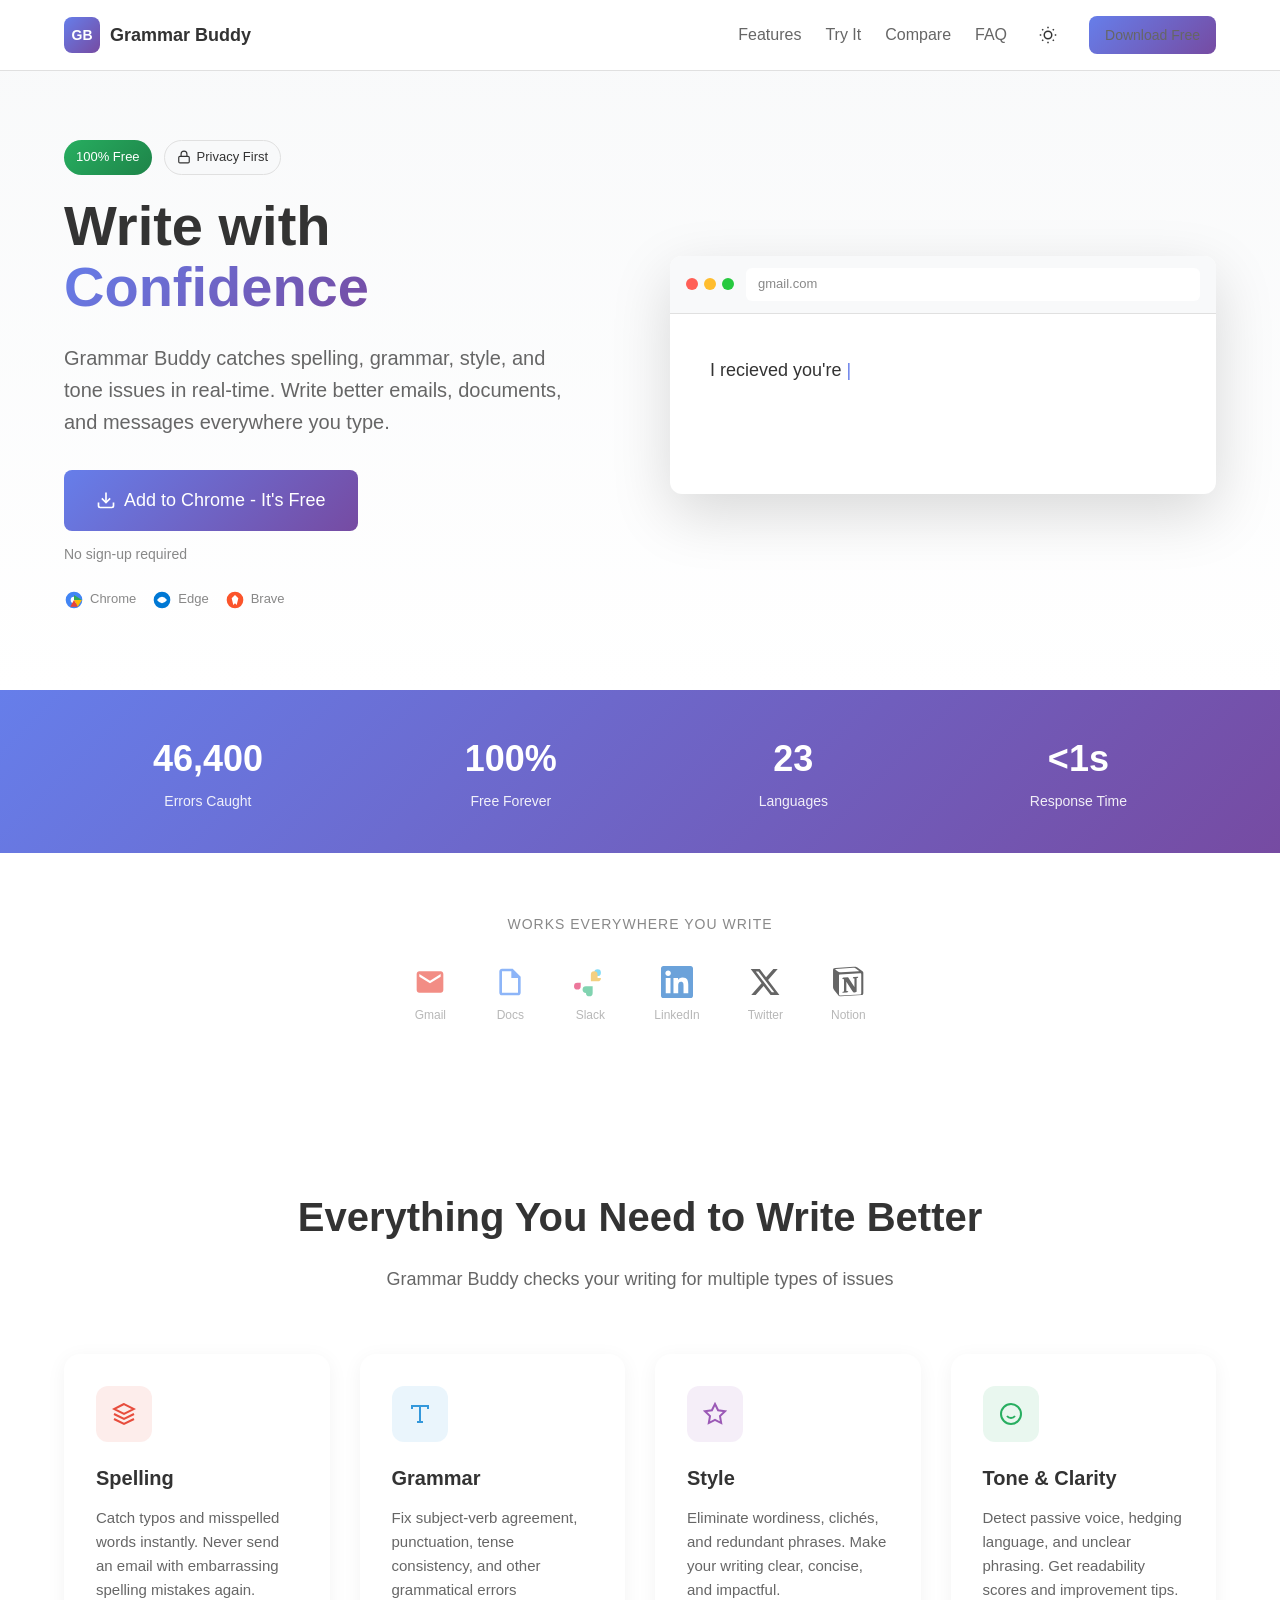
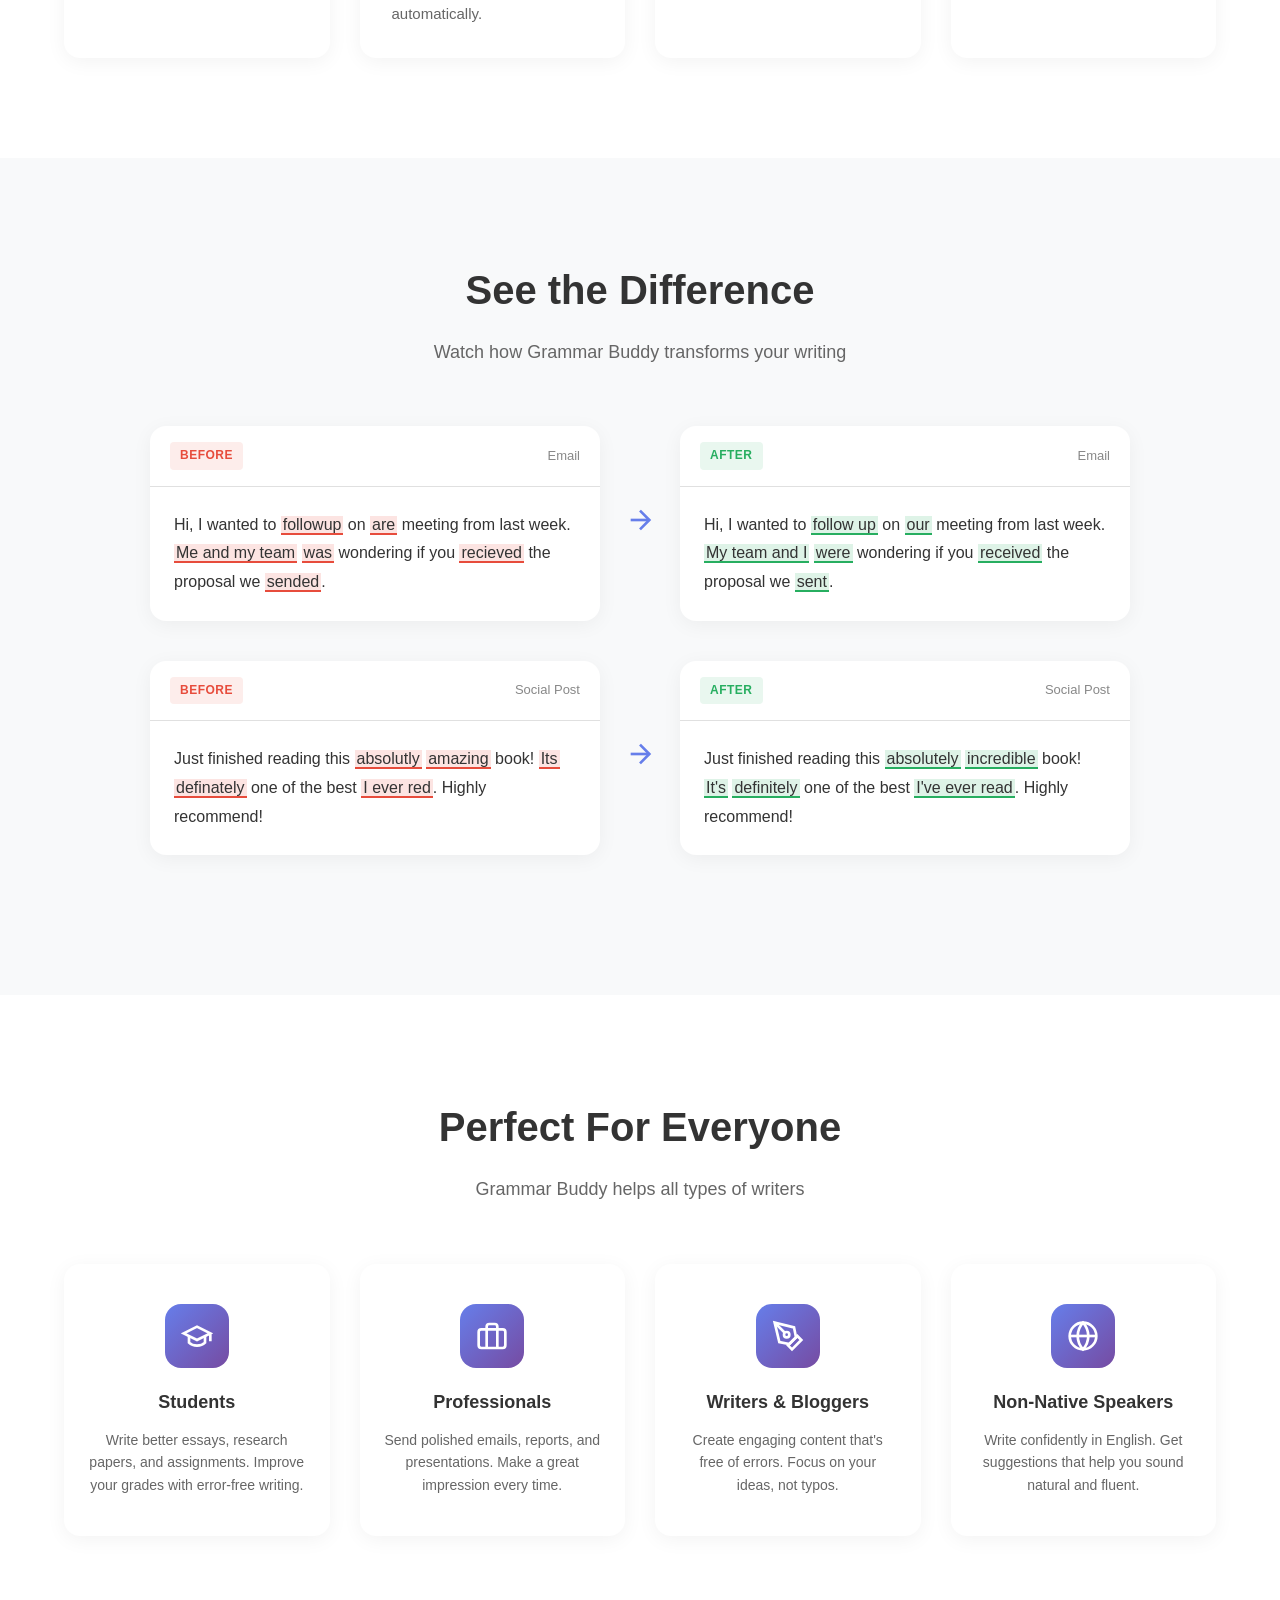
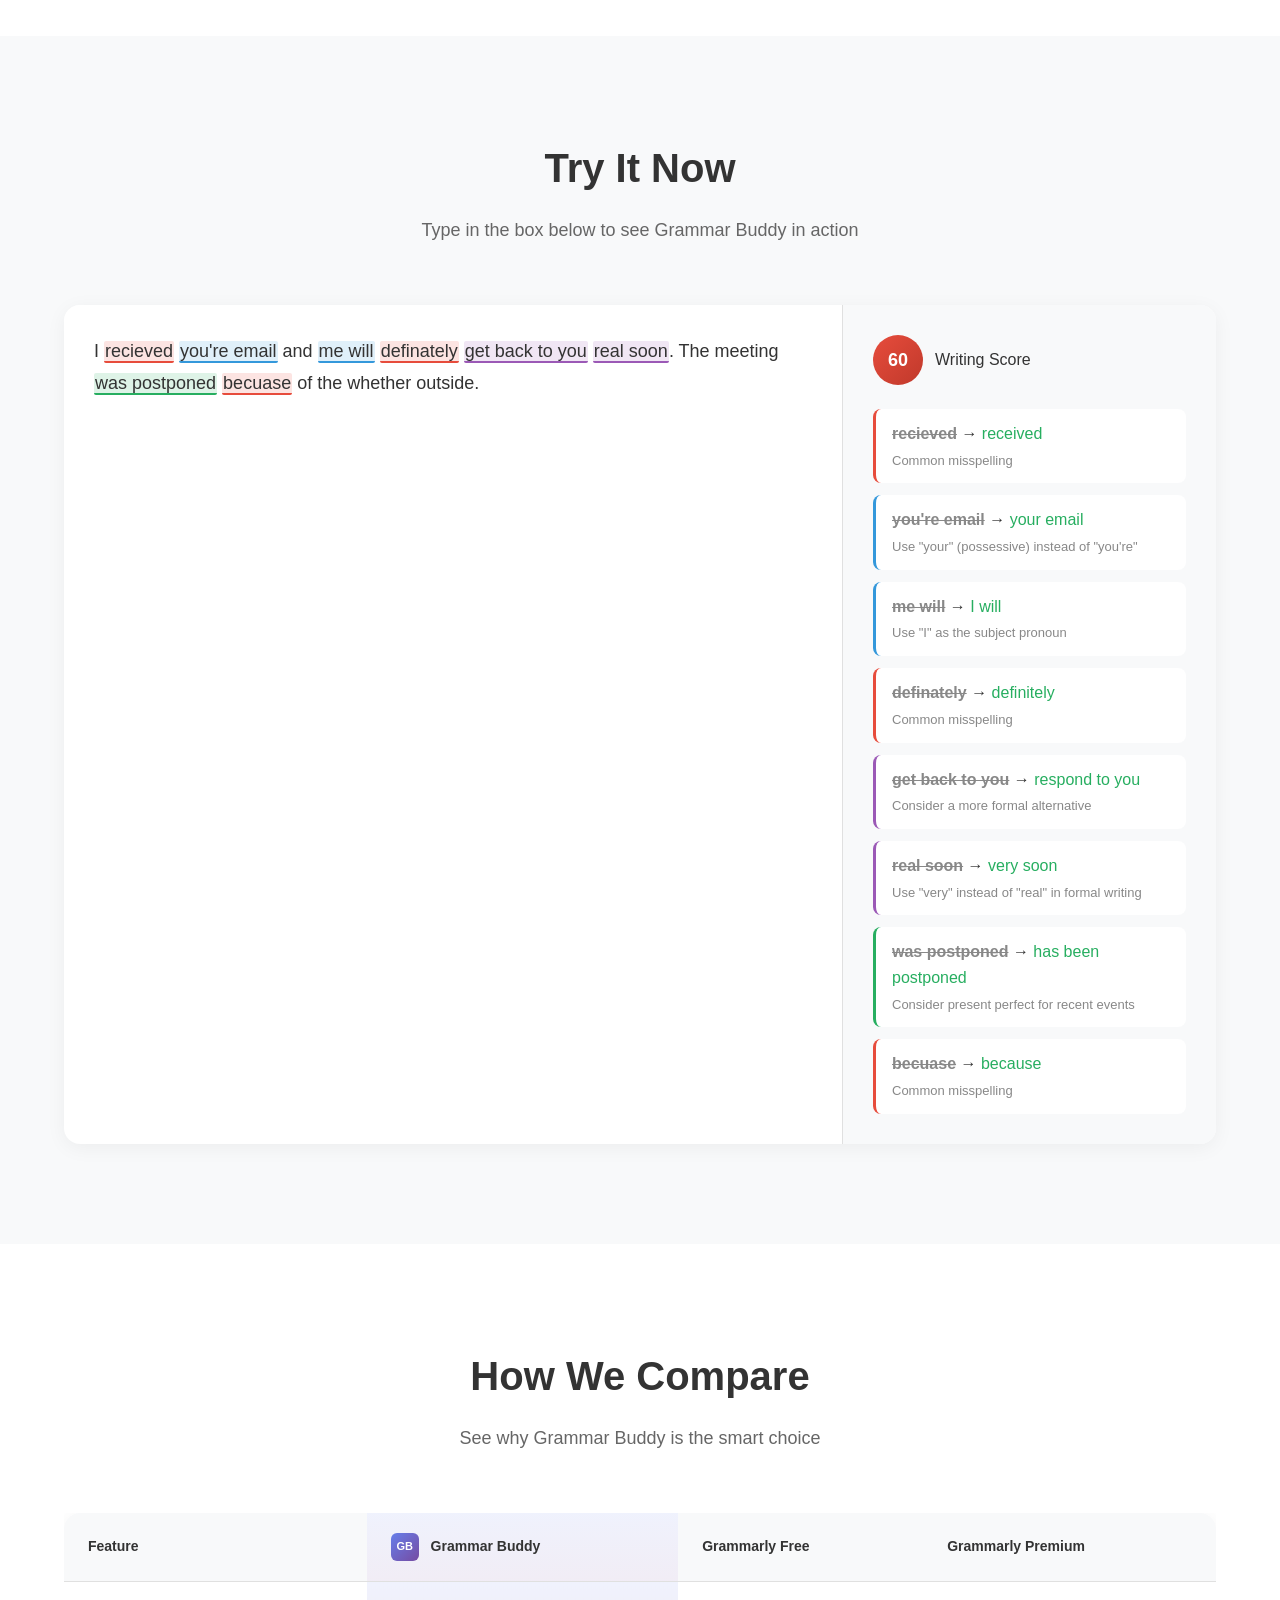
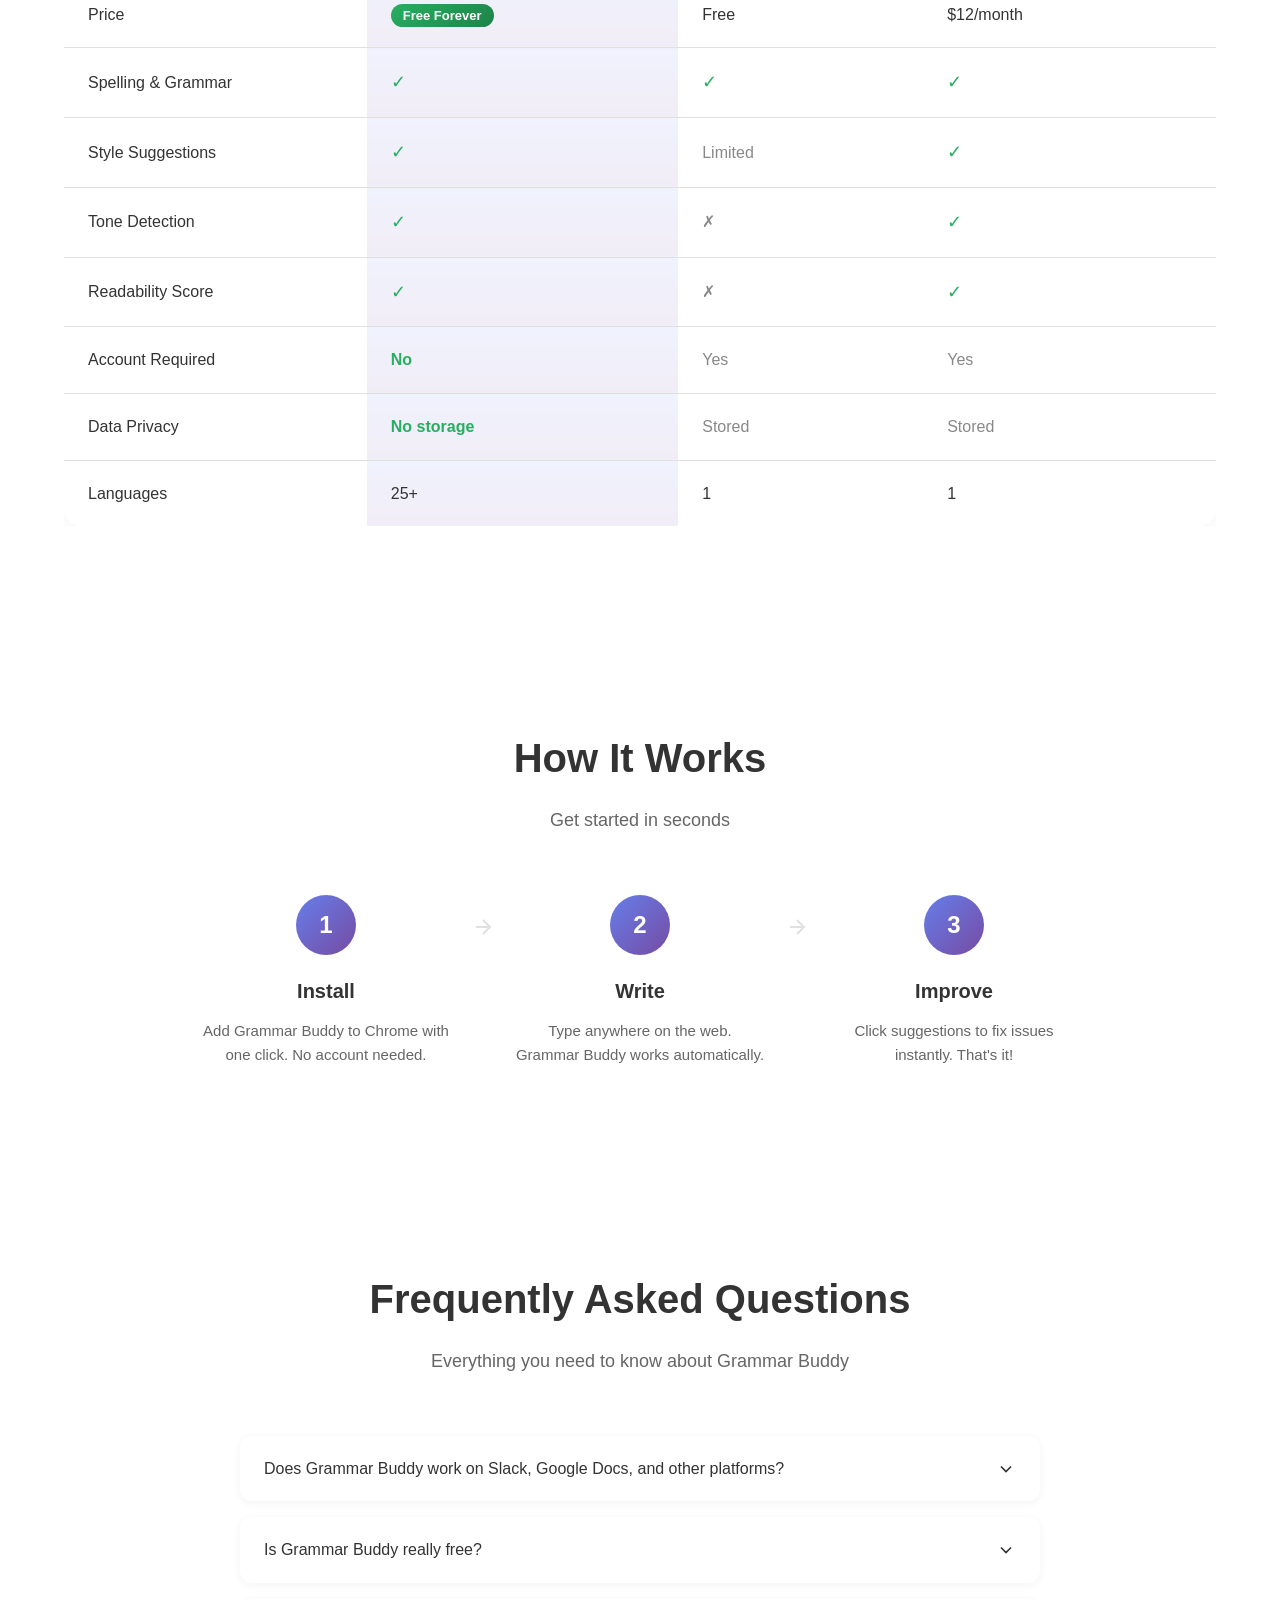
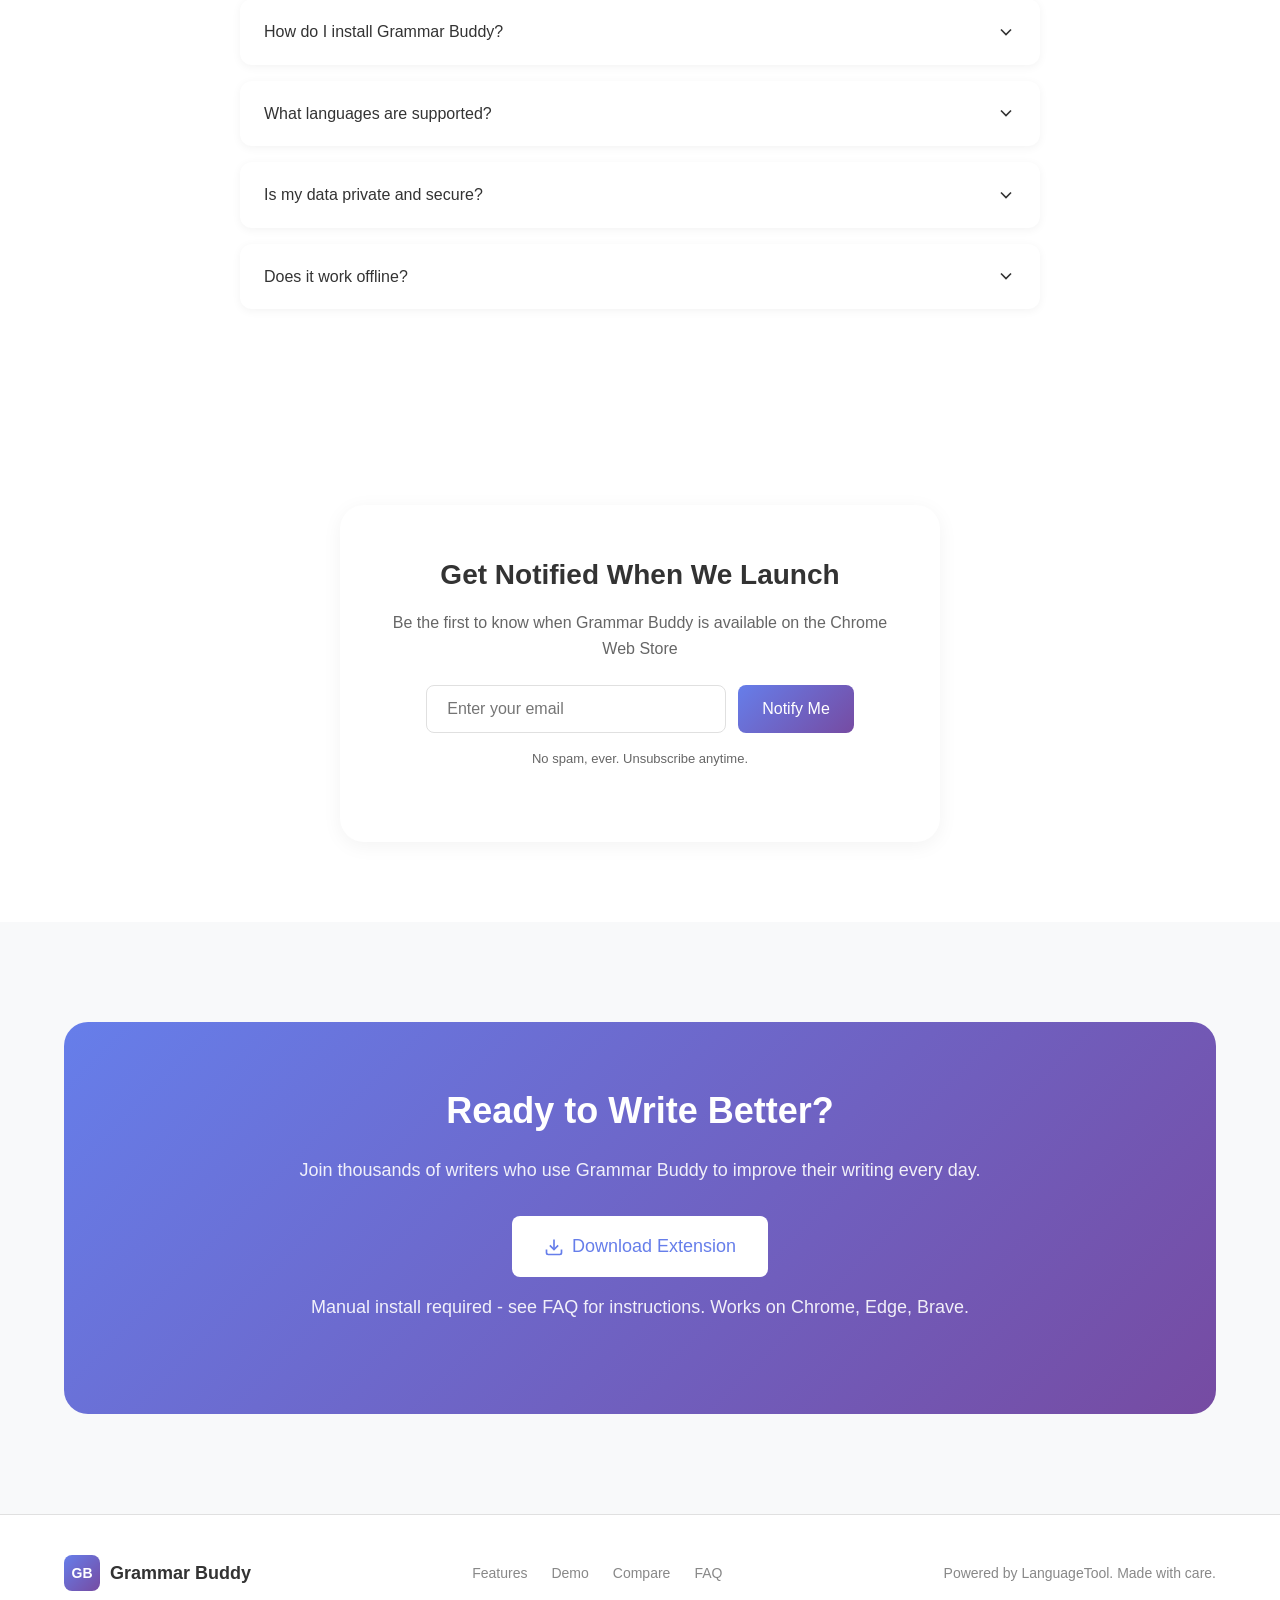
<file: index.html>
<!DOCTYPE html>
<html lang="en">
<head>
  <meta charset="UTF-8">
  <meta name="viewport" content="width=device-width, initial-scale=1.0">
  <meta name="description" content="Grammar Buddy - Your AI-powered writing assistant. Get real-time grammar, spelling, style, and tone suggestions as you type. 100% free, no account required.">
  <title>Grammar Buddy - Free AI Writing Assistant | Grammar & Spell Checker</title>
  <link rel="stylesheet" href="styles.css">
  <link rel="icon" type="image/svg+xml" href="assets/favicon.svg">
</head>
<body>
  <!-- Navigation -->
  <nav class="navbar">
    <div class="container">
      <div class="nav-brand">
        <span class="nav-logo">GB</span>
        <span class="nav-title">Grammar Buddy</span>
      </div>
      <div class="nav-links">
        <a href="#features">Features</a>
        <a href="#demo">Try It</a>
        <a href="#compare">Compare</a>
        <a href="#faq">FAQ</a>
        <button class="theme-toggle" id="themeToggle" title="Toggle dark mode">
          <svg class="sun-icon" width="18" height="18" viewBox="0 0 24 24" fill="none" stroke="currentColor" stroke-width="2">
            <circle cx="12" cy="12" r="5"></circle>
            <line x1="12" y1="1" x2="12" y2="3"></line>
            <line x1="12" y1="21" x2="12" y2="23"></line>
            <line x1="4.22" y1="4.22" x2="5.64" y2="5.64"></line>
            <line x1="18.36" y1="18.36" x2="19.78" y2="19.78"></line>
            <line x1="1" y1="12" x2="3" y2="12"></line>
            <line x1="21" y1="12" x2="23" y2="12"></line>
            <line x1="4.22" y1="19.78" x2="5.64" y2="18.36"></line>
            <line x1="18.36" y1="5.64" x2="19.78" y2="4.22"></line>
          </svg>
          <svg class="moon-icon" width="18" height="18" viewBox="0 0 24 24" fill="none" stroke="currentColor" stroke-width="2">
            <path d="M21 12.79A9 9 0 1 1 11.21 3 7 7 0 0 0 21 12.79z"></path>
          </svg>
        </button>
        <a href="#install" class="btn btn-primary btn-sm">Download Free</a>
      </div>
    </div>
  </nav>

  <!-- Hero Section -->
  <header class="hero">
    <div class="container">
      <div class="hero-content">
        <div class="hero-badges">
          <span class="badge badge-free">100% Free</span>
          <span class="badge badge-privacy">
            <svg width="14" height="14" viewBox="0 0 24 24" fill="none" stroke="currentColor" stroke-width="2">
              <rect x="3" y="11" width="18" height="11" rx="2" ry="2"></rect>
              <path d="M7 11V7a5 5 0 0 1 10 0v4"></path>
            </svg>
            Privacy First
          </span>
        </div>
        <h1 class="hero-title">
          Write with <span class="gradient-text">Confidence</span>
        </h1>
        <p class="hero-subtitle">
          Grammar Buddy catches spelling, grammar, style, and tone issues in real-time.
          Write better emails, documents, and messages everywhere you type.
        </p>
        <div class="hero-cta">
          <a href="#install" class="btn btn-primary btn-lg">
            <svg width="20" height="20" viewBox="0 0 24 24" fill="none" stroke="currentColor" stroke-width="2">
              <path d="M21 15v4a2 2 0 0 1-2 2H5a2 2 0 0 1-2-2v-4"></path>
              <polyline points="7 10 12 15 17 10"></polyline>
              <line x1="12" y1="15" x2="12" y2="3"></line>
            </svg>
            Add to Chrome - It's Free
          </a>
          <span class="hero-note">No sign-up required</span>
        </div>
        <div class="browser-badges">
          <span class="browser-badge" title="Google Chrome">
            <svg width="20" height="20" viewBox="0 0 24 24"><circle cx="12" cy="12" r="10" fill="#4285F4"/><circle cx="12" cy="12" r="4" fill="white"/><path d="M12 6 L21.5 12 L12 12 Z" fill="#34A853"/><path d="M12 12 L21.5 12 L16.5 20 Z" fill="#FBBC05"/><path d="M12 12 L16.5 20 L7.5 20 Z" fill="#EA4335"/></svg>
            Chrome
          </span>
          <span class="browser-badge" title="Microsoft Edge">
            <svg width="20" height="20" viewBox="0 0 24 24"><circle cx="12" cy="12" r="10" fill="#0078D4"/><path d="M6 12 Q12 4 18 12 Q12 20 6 12" fill="white"/></svg>
            Edge
          </span>
          <span class="browser-badge" title="Brave Browser">
            <svg width="20" height="20" viewBox="0 0 24 24"><circle cx="12" cy="12" r="10" fill="#FB542B"/><path d="M12 6 L16 10 L14 18 L12 16 L10 18 L8 10 Z" fill="white"/></svg>
            Brave
          </span>
        </div>
      </div>
      <div class="hero-visual">
        <div class="browser-mockup">
          <div class="browser-header">
            <div class="browser-dots">
              <span></span><span></span><span></span>
            </div>
            <div class="browser-address">gmail.com</div>
          </div>
          <div class="browser-content">
            <div class="typing-demo" id="typingDemo">
              <span class="typing-text"></span>
              <span class="typing-cursor">|</span>
            </div>
          </div>
        </div>
      </div>
    </div>
  </header>

  <!-- Stats Bar with Animation -->
  <section class="stats-bar">
    <div class="container">
      <div class="stat">
        <span class="stat-number" data-target="50000">0</span>
        <span class="stat-label">Errors Caught</span>
      </div>
      <div class="stat">
        <span class="stat-number">100%</span>
        <span class="stat-label">Free Forever</span>
      </div>
      <div class="stat">
        <span class="stat-number" data-target="25">0</span>
        <span class="stat-label">Languages</span>
      </div>
      <div class="stat">
        <span class="stat-number">&lt;1s</span>
        <span class="stat-label">Response Time</span>
      </div>
    </div>
  </section>

  <!-- Trusted Platforms -->
  <section class="trusted-section">
    <div class="container">
      <p class="trusted-label">Works everywhere you write</p>
      <div class="trusted-logos">
        <div class="trusted-logo" title="Gmail">
          <svg width="32" height="32" viewBox="0 0 24 24" fill="#EA4335"><path d="M20 4H4c-1.1 0-2 .9-2 2v12c0 1.1.9 2 2 2h16c1.1 0 2-.9 2-2V6c0-1.1-.9-2-2-2zm0 4l-8 5-8-5V6l8 5 8-5v2z"/></svg>
          <span>Gmail</span>
        </div>
        <div class="trusted-logo" title="Google Docs">
          <svg width="32" height="32" viewBox="0 0 24 24" fill="#4285F4"><path d="M14 2H6c-1.1 0-2 .9-2 2v16c0 1.1.9 2 2 2h12c1.1 0 2-.9 2-2V8l-6-6zM6 20V4h7v5h5v11H6z"/></svg>
          <span>Docs</span>
        </div>
        <div class="trusted-logo" title="Slack">
          <svg width="32" height="32" viewBox="0 0 24 24"><path fill="#E01E5A" d="M5.042 15.165a2.528 2.528 0 0 1-2.52 2.523A2.528 2.528 0 0 1 0 15.165a2.527 2.527 0 0 1 2.522-2.52h2.52v2.52z"/><path fill="#36C5F0" d="M15.165 5.042a2.528 2.528 0 0 1 2.523-2.52A2.528 2.528 0 0 1 20.21 5.044a2.527 2.527 0 0 1-2.52 2.522h-2.52V5.042z"/><path fill="#2EB67D" d="M8.958 20.21a2.528 2.528 0 0 1-2.52-2.522 2.528 2.528 0 0 1 2.52-2.52h5.04v5.04a2.527 2.527 0 0 1-2.52 2.522 2.528 2.528 0 0 1-2.52-2.52z"/><path fill="#ECB22E" d="M20.21 8.958a2.528 2.528 0 0 1-2.522 2.52h-5.04V6.438a2.527 2.527 0 0 1 2.52-2.522 2.528 2.528 0 0 1 2.52 2.52v2.522z"/></svg>
          <span>Slack</span>
        </div>
        <div class="trusted-logo" title="LinkedIn">
          <svg width="32" height="32" viewBox="0 0 24 24" fill="#0A66C2"><path d="M20.447 20.452h-3.554v-5.569c0-1.328-.027-3.037-1.852-3.037-1.853 0-2.136 1.445-2.136 2.939v5.667H9.351V9h3.414v1.561h.046c.477-.9 1.637-1.85 3.37-1.85 3.601 0 4.267 2.37 4.267 5.455v6.286zM5.337 7.433c-1.144 0-2.063-.926-2.063-2.065 0-1.138.92-2.063 2.063-2.063 1.14 0 2.064.925 2.064 2.063 0 1.139-.925 2.065-2.064 2.065zm1.782 13.019H3.555V9h3.564v11.452zM22.225 0H1.771C.792 0 0 .774 0 1.729v20.542C0 23.227.792 24 1.771 24h20.451C23.2 24 24 23.227 24 22.271V1.729C24 .774 23.2 0 22.222 0h.003z"/></svg>
          <span>LinkedIn</span>
        </div>
        <div class="trusted-logo" title="Twitter/X">
          <svg width="32" height="32" viewBox="0 0 24 24" fill="#000"><path d="M18.244 2.25h3.308l-7.227 8.26 8.502 11.24H16.17l-5.214-6.817L4.99 21.75H1.68l7.73-8.835L1.254 2.25H8.08l4.713 6.231zm-1.161 17.52h1.833L7.084 4.126H5.117z"/></svg>
          <span>Twitter</span>
        </div>
        <div class="trusted-logo" title="Notion">
          <svg width="32" height="32" viewBox="0 0 24 24" fill="#000"><path d="M4.459 4.208c.746.606 1.026.56 2.428.466l13.215-.793c.28 0 .047-.28-.046-.326L17.86 1.968c-.42-.326-.98-.7-2.055-.607L3.01 2.295c-.466.046-.56.28-.374.466zm.793 3.08v13.904c0 .747.373 1.027 1.214.98l14.523-.84c.841-.046.935-.56.935-1.167V6.354c0-.606-.233-.933-.748-.886l-15.177.887c-.56.047-.747.327-.747.933zm14.337.745c.093.42 0 .84-.42.888l-.7.14v10.264c-.608.327-1.168.514-1.635.514-.748 0-.935-.234-1.495-.933l-4.577-7.186v6.952l1.448.327s0 .84-1.168.84l-3.22.186c-.094-.186 0-.653.327-.746l.84-.233V9.854L7.822 9.76c-.094-.42.14-1.026.793-1.073l3.453-.233 4.764 7.279v-6.44l-1.215-.14c-.093-.514.28-.886.747-.933zM2.638 1.502l13.589-.933c1.682-.14 2.102.093 2.802.607l3.87 2.706c.467.327.608.747.608 1.26v15.037c0 .98-.327 1.493-1.402 1.586l-15.457.934c-.98.047-1.448-.093-1.96-.747l-3.127-4.039c-.56-.747-.793-1.307-.793-1.96V2.951c0-.84.327-1.4 1.87-1.45z"/></svg>
          <span>Notion</span>
        </div>
      </div>
    </div>
  </section>

  <!-- Features Section -->
  <section id="features" class="features">
    <div class="container">
      <div class="section-header">
        <h2>Everything You Need to Write Better</h2>
        <p>Grammar Buddy checks your writing for multiple types of issues</p>
      </div>
      <div class="features-grid">
        <div class="feature-card">
          <div class="feature-icon spelling">
            <svg width="24" height="24" viewBox="0 0 24 24" fill="none" stroke="currentColor" stroke-width="2">
              <path d="M12 2L2 7l10 5 10-5-10-5z"></path>
              <path d="M2 17l10 5 10-5"></path>
              <path d="M2 12l10 5 10-5"></path>
            </svg>
          </div>
          <h3>Spelling</h3>
          <p>Catch typos and misspelled words instantly. Never send an email with embarrassing spelling mistakes again.</p>
        </div>
        <div class="feature-card">
          <div class="feature-icon grammar">
            <svg width="24" height="24" viewBox="0 0 24 24" fill="none" stroke="currentColor" stroke-width="2">
              <polyline points="4 7 4 4 20 4 20 7"></polyline>
              <line x1="9" y1="20" x2="15" y2="20"></line>
              <line x1="12" y1="4" x2="12" y2="20"></line>
            </svg>
          </div>
          <h3>Grammar</h3>
          <p>Fix subject-verb agreement, punctuation, tense consistency, and other grammatical errors automatically.</p>
        </div>
        <div class="feature-card">
          <div class="feature-icon style">
            <svg width="24" height="24" viewBox="0 0 24 24" fill="none" stroke="currentColor" stroke-width="2">
              <polygon points="12 2 15.09 8.26 22 9.27 17 14.14 18.18 21.02 12 17.77 5.82 21.02 7 14.14 2 9.27 8.91 8.26 12 2"></polygon>
            </svg>
          </div>
          <h3>Style</h3>
          <p>Eliminate wordiness, clichés, and redundant phrases. Make your writing clear, concise, and impactful.</p>
        </div>
        <div class="feature-card">
          <div class="feature-icon tone">
            <svg width="24" height="24" viewBox="0 0 24 24" fill="none" stroke="currentColor" stroke-width="2">
              <circle cx="12" cy="12" r="10"></circle>
              <path d="M8 14s1.5 2 4 2 4-2 4-2"></path>
              <line x1="9" y1="9" x2="9.01" y2="9"></line>
              <line x1="15" y1="9" x2="15.01" y2="9"></line>
            </svg>
          </div>
          <h3>Tone & Clarity</h3>
          <p>Detect passive voice, hedging language, and unclear phrasing. Get readability scores and improvement tips.</p>
        </div>
      </div>
    </div>
  </section>

  <!-- Before/After Section -->
  <section class="before-after-section">
    <div class="container">
      <div class="section-header">
        <h2>See the Difference</h2>
        <p>Watch how Grammar Buddy transforms your writing</p>
      </div>
      <div class="before-after-grid">
        <div class="ba-card">
          <div class="ba-header">
            <span class="ba-label ba-before">Before</span>
            <span class="ba-category">Email</span>
          </div>
          <div class="ba-content ba-before-content">
            <p>Hi, I wanted to <span class="ba-error">followup</span> on <span class="ba-error">are</span> meeting from last week. <span class="ba-error">Me and my team</span> <span class="ba-error">was</span> wondering if you <span class="ba-error">recieved</span> the proposal we <span class="ba-error">sended</span>.</p>
          </div>
        </div>
        <div class="ba-arrow">
          <svg width="32" height="32" viewBox="0 0 24 24" fill="none" stroke="currentColor" stroke-width="2">
            <line x1="5" y1="12" x2="19" y2="12"></line>
            <polyline points="12 5 19 12 12 19"></polyline>
          </svg>
        </div>
        <div class="ba-card">
          <div class="ba-header">
            <span class="ba-label ba-after">After</span>
            <span class="ba-category">Email</span>
          </div>
          <div class="ba-content ba-after-content">
            <p>Hi, I wanted to <span class="ba-fix">follow up</span> on <span class="ba-fix">our</span> meeting from last week. <span class="ba-fix">My team and I</span> <span class="ba-fix">were</span> wondering if you <span class="ba-fix">received</span> the proposal we <span class="ba-fix">sent</span>.</p>
          </div>
        </div>
      </div>
      <div class="before-after-grid">
        <div class="ba-card">
          <div class="ba-header">
            <span class="ba-label ba-before">Before</span>
            <span class="ba-category">Social Post</span>
          </div>
          <div class="ba-content ba-before-content">
            <p>Just finished reading this <span class="ba-error">absolutly</span> <span class="ba-error">amazing</span> book! <span class="ba-error">Its</span> <span class="ba-error">definately</span> one of the best <span class="ba-error">I ever red</span>. Highly recommend!</p>
          </div>
        </div>
        <div class="ba-arrow">
          <svg width="32" height="32" viewBox="0 0 24 24" fill="none" stroke="currentColor" stroke-width="2">
            <line x1="5" y1="12" x2="19" y2="12"></line>
            <polyline points="12 5 19 12 12 19"></polyline>
          </svg>
        </div>
        <div class="ba-card">
          <div class="ba-header">
            <span class="ba-label ba-after">After</span>
            <span class="ba-category">Social Post</span>
          </div>
          <div class="ba-content ba-after-content">
            <p>Just finished reading this <span class="ba-fix">absolutely</span> <span class="ba-fix">incredible</span> book! <span class="ba-fix">It's</span> <span class="ba-fix">definitely</span> one of the best <span class="ba-fix">I've ever read</span>. Highly recommend!</p>
          </div>
        </div>
      </div>
    </div>
  </section>

  <!-- Use Cases Section -->
  <section class="use-cases-section">
    <div class="container">
      <div class="section-header">
        <h2>Perfect For Everyone</h2>
        <p>Grammar Buddy helps all types of writers</p>
      </div>
      <div class="use-cases-grid">
        <div class="use-case-card">
          <div class="use-case-icon">
            <svg width="32" height="32" viewBox="0 0 24 24" fill="none" stroke="currentColor" stroke-width="2">
              <path d="M22 10v6M2 10l10-5 10 5-10 5z"></path>
              <path d="M6 12v5c3 3 9 3 12 0v-5"></path>
            </svg>
          </div>
          <h3>Students</h3>
          <p>Write better essays, research papers, and assignments. Improve your grades with error-free writing.</p>
        </div>
        <div class="use-case-card">
          <div class="use-case-icon">
            <svg width="32" height="32" viewBox="0 0 24 24" fill="none" stroke="currentColor" stroke-width="2">
              <rect x="2" y="7" width="20" height="14" rx="2" ry="2"></rect>
              <path d="M16 21V5a2 2 0 0 0-2-2h-4a2 2 0 0 0-2 2v16"></path>
            </svg>
          </div>
          <h3>Professionals</h3>
          <p>Send polished emails, reports, and presentations. Make a great impression every time.</p>
        </div>
        <div class="use-case-card">
          <div class="use-case-icon">
            <svg width="32" height="32" viewBox="0 0 24 24" fill="none" stroke="currentColor" stroke-width="2">
              <path d="M12 19l7-7 3 3-7 7-3-3z"></path>
              <path d="M18 13l-1.5-7.5L2 2l3.5 14.5L13 18l5-5z"></path>
              <path d="M2 2l7.586 7.586"></path>
              <circle cx="11" cy="11" r="2"></circle>
            </svg>
          </div>
          <h3>Writers & Bloggers</h3>
          <p>Create engaging content that's free of errors. Focus on your ideas, not typos.</p>
        </div>
        <div class="use-case-card">
          <div class="use-case-icon">
            <svg width="32" height="32" viewBox="0 0 24 24" fill="none" stroke="currentColor" stroke-width="2">
              <circle cx="12" cy="12" r="10"></circle>
              <line x1="2" y1="12" x2="22" y2="12"></line>
              <path d="M12 2a15.3 15.3 0 0 1 4 10 15.3 15.3 0 0 1-4 10 15.3 15.3 0 0 1-4-10 15.3 15.3 0 0 1 4-10z"></path>
            </svg>
          </div>
          <h3>Non-Native Speakers</h3>
          <p>Write confidently in English. Get suggestions that help you sound natural and fluent.</p>
        </div>
      </div>
    </div>
  </section>

  <!-- Interactive Demo -->
  <section id="demo" class="demo-section">
    <div class="container">
      <div class="section-header">
        <h2>Try It Now</h2>
        <p>Type in the box below to see Grammar Buddy in action</p>
      </div>
      <div class="demo-container">
        <div class="demo-editor">
          <div id="demoInput" class="demo-editable" contenteditable="true" data-placeholder="Start typing here to see grammar suggestions...">I recieved you're email and me will definately get back to you real soon. The meeting was postponed becuase of the whether outside.</div>
        </div>
        <div class="demo-results">
          <div class="results-header">
            <div class="score-badge" id="demoScore">85</div>
            <span>Writing Score</span>
          </div>
          <div class="results-list" id="resultsList">
            <!-- Results populated by JS -->
          </div>
        </div>
      </div>
    </div>
  </section>

  <!-- Comparison Section -->
  <section id="compare" class="comparison-section">
    <div class="container">
      <div class="section-header">
        <h2>How We Compare</h2>
        <p>See why Grammar Buddy is the smart choice</p>
      </div>
      <div class="comparison-table-wrapper">
        <table class="comparison-table">
          <thead>
            <tr>
              <th>Feature</th>
              <th class="highlight-col">
                <span class="table-logo">GB</span>
                Grammar Buddy
              </th>
              <th>Grammarly Free</th>
              <th>Grammarly Premium</th>
            </tr>
          </thead>
          <tbody>
            <tr>
              <td>Price</td>
              <td class="highlight-col"><span class="price-free">Free Forever</span></td>
              <td>Free</td>
              <td>$12/month</td>
            </tr>
            <tr>
              <td>Spelling & Grammar</td>
              <td class="highlight-col"><span class="check">✓</span></td>
              <td><span class="check">✓</span></td>
              <td><span class="check">✓</span></td>
            </tr>
            <tr>
              <td>Style Suggestions</td>
              <td class="highlight-col"><span class="check">✓</span></td>
              <td><span class="cross">Limited</span></td>
              <td><span class="check">✓</span></td>
            </tr>
            <tr>
              <td>Tone Detection</td>
              <td class="highlight-col"><span class="check">✓</span></td>
              <td><span class="cross">✗</span></td>
              <td><span class="check">✓</span></td>
            </tr>
            <tr>
              <td>Readability Score</td>
              <td class="highlight-col"><span class="check">✓</span></td>
              <td><span class="cross">✗</span></td>
              <td><span class="check">✓</span></td>
            </tr>
            <tr>
              <td>Account Required</td>
              <td class="highlight-col"><span class="check-green">No</span></td>
              <td><span class="cross">Yes</span></td>
              <td><span class="cross">Yes</span></td>
            </tr>
            <tr>
              <td>Data Privacy</td>
              <td class="highlight-col"><span class="check-green">No storage</span></td>
              <td><span class="cross">Stored</span></td>
              <td><span class="cross">Stored</span></td>
            </tr>
            <tr>
              <td>Languages</td>
              <td class="highlight-col">25+</td>
              <td>1</td>
              <td>1</td>
            </tr>
          </tbody>
        </table>
      </div>
    </div>
  </section>

  <!-- How It Works -->
  <section id="how-it-works" class="how-it-works">
    <div class="container">
      <div class="section-header">
        <h2>How It Works</h2>
        <p>Get started in seconds</p>
      </div>
      <div class="steps">
        <div class="step">
          <div class="step-number">1</div>
          <h3>Install</h3>
          <p>Add Grammar Buddy to Chrome with one click. No account needed.</p>
        </div>
        <div class="step-arrow">
          <svg width="24" height="24" viewBox="0 0 24 24" fill="none" stroke="currentColor" stroke-width="2">
            <line x1="5" y1="12" x2="19" y2="12"></line>
            <polyline points="12 5 19 12 12 19"></polyline>
          </svg>
        </div>
        <div class="step">
          <div class="step-number">2</div>
          <h3>Write</h3>
          <p>Type anywhere on the web. Grammar Buddy works automatically.</p>
        </div>
        <div class="step-arrow">
          <svg width="24" height="24" viewBox="0 0 24 24" fill="none" stroke="currentColor" stroke-width="2">
            <line x1="5" y1="12" x2="19" y2="12"></line>
            <polyline points="12 5 19 12 12 19"></polyline>
          </svg>
        </div>
        <div class="step">
          <div class="step-number">3</div>
          <h3>Improve</h3>
          <p>Click suggestions to fix issues instantly. That's it!</p>
        </div>
      </div>
    </div>
  </section>

  <!-- FAQ Section -->
  <section id="faq" class="faq-section">
    <div class="container">
      <div class="section-header">
        <h2>Frequently Asked Questions</h2>
        <p>Everything you need to know about Grammar Buddy</p>
      </div>
      <div class="faq-list">
        <div class="faq-item">
          <div class="faq-question">
            <span>Does Grammar Buddy work on Slack, Google Docs, and other platforms?</span>
            <svg class="faq-icon" width="20" height="20" viewBox="0 0 24 24" fill="none" stroke="currentColor" stroke-width="2">
              <polyline points="6 9 12 15 18 9"></polyline>
            </svg>
          </div>
          <div class="faq-answer">
            <p>Yes! Grammar Buddy works on virtually any website where you can type text, including:</p>
            <ul>
              <li><strong>Slack</strong> - Works in message boxes and threads</li>
              <li><strong>Google Docs</strong> - Works in the document editor</li>
              <li><strong>Gmail</strong> - Works in email composition</li>
              <li><strong>LinkedIn</strong> - Works in posts and messages</li>
              <li><strong>Twitter/X</strong> - Works in tweet composer</li>
              <li><strong>Any website</strong> with text inputs or editable areas</li>
            </ul>
          </div>
        </div>
        <div class="faq-item">
          <div class="faq-question">
            <span>Is Grammar Buddy really free?</span>
            <svg class="faq-icon" width="20" height="20" viewBox="0 0 24 24" fill="none" stroke="currentColor" stroke-width="2">
              <polyline points="6 9 12 15 18 9"></polyline>
            </svg>
          </div>
          <div class="faq-answer">
            <p>Yes, Grammar Buddy is completely free to use. We use the LanguageTool API which offers generous free usage limits. There are no hidden fees, subscriptions, or premium tiers.</p>
          </div>
        </div>
        <div class="faq-item">
          <div class="faq-question">
            <span>How do I install Grammar Buddy?</span>
            <svg class="faq-icon" width="20" height="20" viewBox="0 0 24 24" fill="none" stroke="currentColor" stroke-width="2">
              <polyline points="6 9 12 15 18 9"></polyline>
            </svg>
          </div>
          <div class="faq-answer">
            <p>Since Grammar Buddy isn't on the Chrome Web Store yet, you can install it manually:</p>
            <ol>
              <li>Click "Download Extension" to get the ZIP file</li>
              <li>Extract the ZIP file to a folder on your computer</li>
              <li>Open Chrome and go to <code>chrome://extensions</code></li>
              <li>Enable "Developer mode" in the top right</li>
              <li>Click "Load unpacked" and select the <code>extension</code> folder</li>
            </ol>
          </div>
        </div>
        <div class="faq-item">
          <div class="faq-question">
            <span>What languages are supported?</span>
            <svg class="faq-icon" width="20" height="20" viewBox="0 0 24 24" fill="none" stroke="currentColor" stroke-width="2">
              <polyline points="6 9 12 15 18 9"></polyline>
            </svg>
          </div>
          <div class="faq-answer">
            <p>Grammar Buddy supports over 25 languages including English (US, UK, AU), German, French, Spanish, Portuguese, Dutch, Polish, Russian, and more. You can change the language in the extension settings.</p>
          </div>
        </div>
        <div class="faq-item">
          <div class="faq-question">
            <span>Is my data private and secure?</span>
            <svg class="faq-icon" width="20" height="20" viewBox="0 0 24 24" fill="none" stroke="currentColor" stroke-width="2">
              <polyline points="6 9 12 15 18 9"></polyline>
            </svg>
          </div>
          <div class="faq-answer">
            <p>Your privacy is our priority. Grammar Buddy only sends text to LanguageTool's servers for grammar checking - no text is stored or logged. The extension doesn't collect any personal information or track your browsing activity.</p>
          </div>
        </div>
        <div class="faq-item">
          <div class="faq-question">
            <span>Does it work offline?</span>
            <svg class="faq-icon" width="20" height="20" viewBox="0 0 24 24" fill="none" stroke="currentColor" stroke-width="2">
              <polyline points="6 9 12 15 18 9"></polyline>
            </svg>
          </div>
          <div class="faq-answer">
            <p>Grammar Buddy requires an internet connection to check your text using the LanguageTool API. However, your ignored words and settings are stored locally and will persist offline.</p>
          </div>
        </div>
      </div>
    </div>
  </section>

  <!-- Email Signup -->
  <section class="signup-section">
    <div class="container">
      <div class="signup-card">
        <h2>Get Notified When We Launch</h2>
        <p>Be the first to know when Grammar Buddy is available on the Chrome Web Store</p>
        <form class="signup-form" id="signupForm">
          <input type="email" placeholder="Enter your email" required>
          <button type="submit" class="btn btn-primary">Notify Me</button>
        </form>
        <p class="signup-note">No spam, ever. Unsubscribe anytime.</p>
      </div>
    </div>
  </section>

  <!-- Install CTA -->
  <section id="install" class="install-section">
    <div class="container">
      <div class="install-card">
        <h2>Ready to Write Better?</h2>
        <p>Join thousands of writers who use Grammar Buddy to improve their writing every day.</p>
        <a href="https://github.com/draphael123/grammar-buddy/archive/refs/heads/main.zip" class="btn btn-primary btn-lg" id="installBtn">
          <svg width="20" height="20" viewBox="0 0 24 24" fill="none" stroke="currentColor" stroke-width="2">
            <path d="M21 15v4a2 2 0 0 1-2 2H5a2 2 0 0 1-2-2v-4"></path>
            <polyline points="7 10 12 15 17 10"></polyline>
            <line x1="12" y1="15" x2="12" y2="3"></line>
          </svg>
          Download Extension
        </a>
        <p class="install-note">Manual install required - see FAQ for instructions. Works on Chrome, Edge, Brave.</p>
      </div>
    </div>
  </section>

  <!-- Footer -->
  <footer class="footer">
    <div class="container">
      <div class="footer-content">
        <div class="footer-brand">
          <span class="nav-logo">GB</span>
          <span class="nav-title">Grammar Buddy</span>
        </div>
        <div class="footer-links">
          <a href="#features">Features</a>
          <a href="#demo">Demo</a>
          <a href="#compare">Compare</a>
          <a href="#faq">FAQ</a>
        </div>
        <div class="footer-copy">
          <p>Powered by LanguageTool. Made with care.</p>
        </div>
      </div>
    </div>
  </footer>

  <script src="script.js"></script>
</body>
</html>
</file>
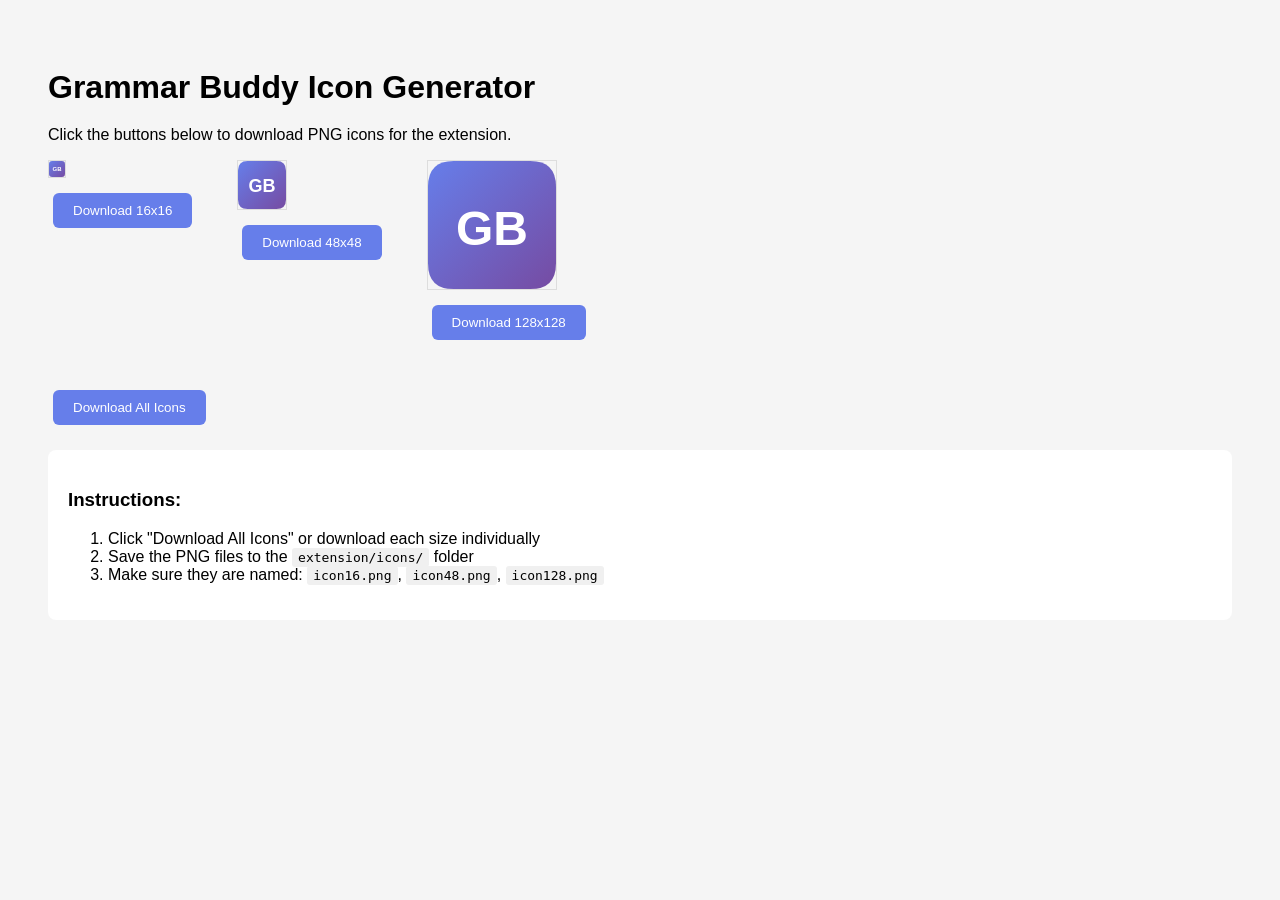
<file: extension/icons/generate-icons.html>
<!DOCTYPE html>
<html>
<head>
  <title>Generate Extension Icons</title>
  <style>
    body { font-family: Arial, sans-serif; padding: 40px; background: #f5f5f5; }
    h1 { margin-bottom: 20px; }
    .icon-container { display: flex; gap: 40px; margin-bottom: 40px; }
    .icon-box { text-align: center; }
    canvas { display: block; margin-bottom: 10px; border: 1px solid #ddd; }
    button { padding: 10px 20px; background: #667eea; color: white; border: none; border-radius: 6px; cursor: pointer; margin: 5px; }
    button:hover { background: #5a6fd6; }
    .instructions { background: white; padding: 20px; border-radius: 8px; margin-top: 20px; }
    code { background: #f0f0f0; padding: 2px 6px; border-radius: 3px; }
  </style>
</head>
<body>
  <h1>Grammar Buddy Icon Generator</h1>
  <p>Click the buttons below to download PNG icons for the extension.</p>

  <div class="icon-container">
    <div class="icon-box">
      <canvas id="icon16" width="16" height="16"></canvas>
      <button onclick="download('icon16', 16)">Download 16x16</button>
    </div>
    <div class="icon-box">
      <canvas id="icon48" width="48" height="48"></canvas>
      <button onclick="download('icon48', 48)">Download 48x48</button>
    </div>
    <div class="icon-box">
      <canvas id="icon128" width="128" height="128"></canvas>
      <button onclick="download('icon128', 128)">Download 128x128</button>
    </div>
  </div>

  <button onclick="downloadAll()">Download All Icons</button>

  <div class="instructions">
    <h3>Instructions:</h3>
    <ol>
      <li>Click "Download All Icons" or download each size individually</li>
      <li>Save the PNG files to the <code>extension/icons/</code> folder</li>
      <li>Make sure they are named: <code>icon16.png</code>, <code>icon48.png</code>, <code>icon128.png</code></li>
    </ol>
  </div>

  <script>
    function drawIcon(canvas, size) {
      const ctx = canvas.getContext('2d');
      const radius = size * 0.2;

      // Create gradient
      const gradient = ctx.createLinearGradient(0, 0, size, size);
      gradient.addColorStop(0, '#667eea');
      gradient.addColorStop(1, '#764ba2');

      // Draw rounded rectangle
      ctx.beginPath();
      ctx.moveTo(radius, 0);
      ctx.lineTo(size - radius, 0);
      ctx.quadraticCurveTo(size, 0, size, radius);
      ctx.lineTo(size, size - radius);
      ctx.quadraticCurveTo(size, size, size - radius, size);
      ctx.lineTo(radius, size);
      ctx.quadraticCurveTo(0, size, 0, size - radius);
      ctx.lineTo(0, radius);
      ctx.quadraticCurveTo(0, 0, radius, 0);
      ctx.closePath();
      ctx.fillStyle = gradient;
      ctx.fill();

      // Draw text
      ctx.fillStyle = 'white';
      ctx.font = `bold ${size * 0.375}px Arial`;
      ctx.textAlign = 'center';
      ctx.textBaseline = 'middle';
      ctx.fillText('GB', size / 2, size / 2 + size * 0.05);
    }

    function download(canvasId, size) {
      const canvas = document.getElementById(canvasId);
      const link = document.createElement('a');
      link.download = `icon${size}.png`;
      link.href = canvas.toDataURL('image/png');
      link.click();
    }

    function downloadAll() {
      download('icon16', 16);
      setTimeout(() => download('icon48', 48), 100);
      setTimeout(() => download('icon128', 128), 200);
    }

    // Draw all icons on load
    drawIcon(document.getElementById('icon16'), 16);
    drawIcon(document.getElementById('icon48'), 48);
    drawIcon(document.getElementById('icon128'), 128);
  </script>
</body>
</html>
</file>
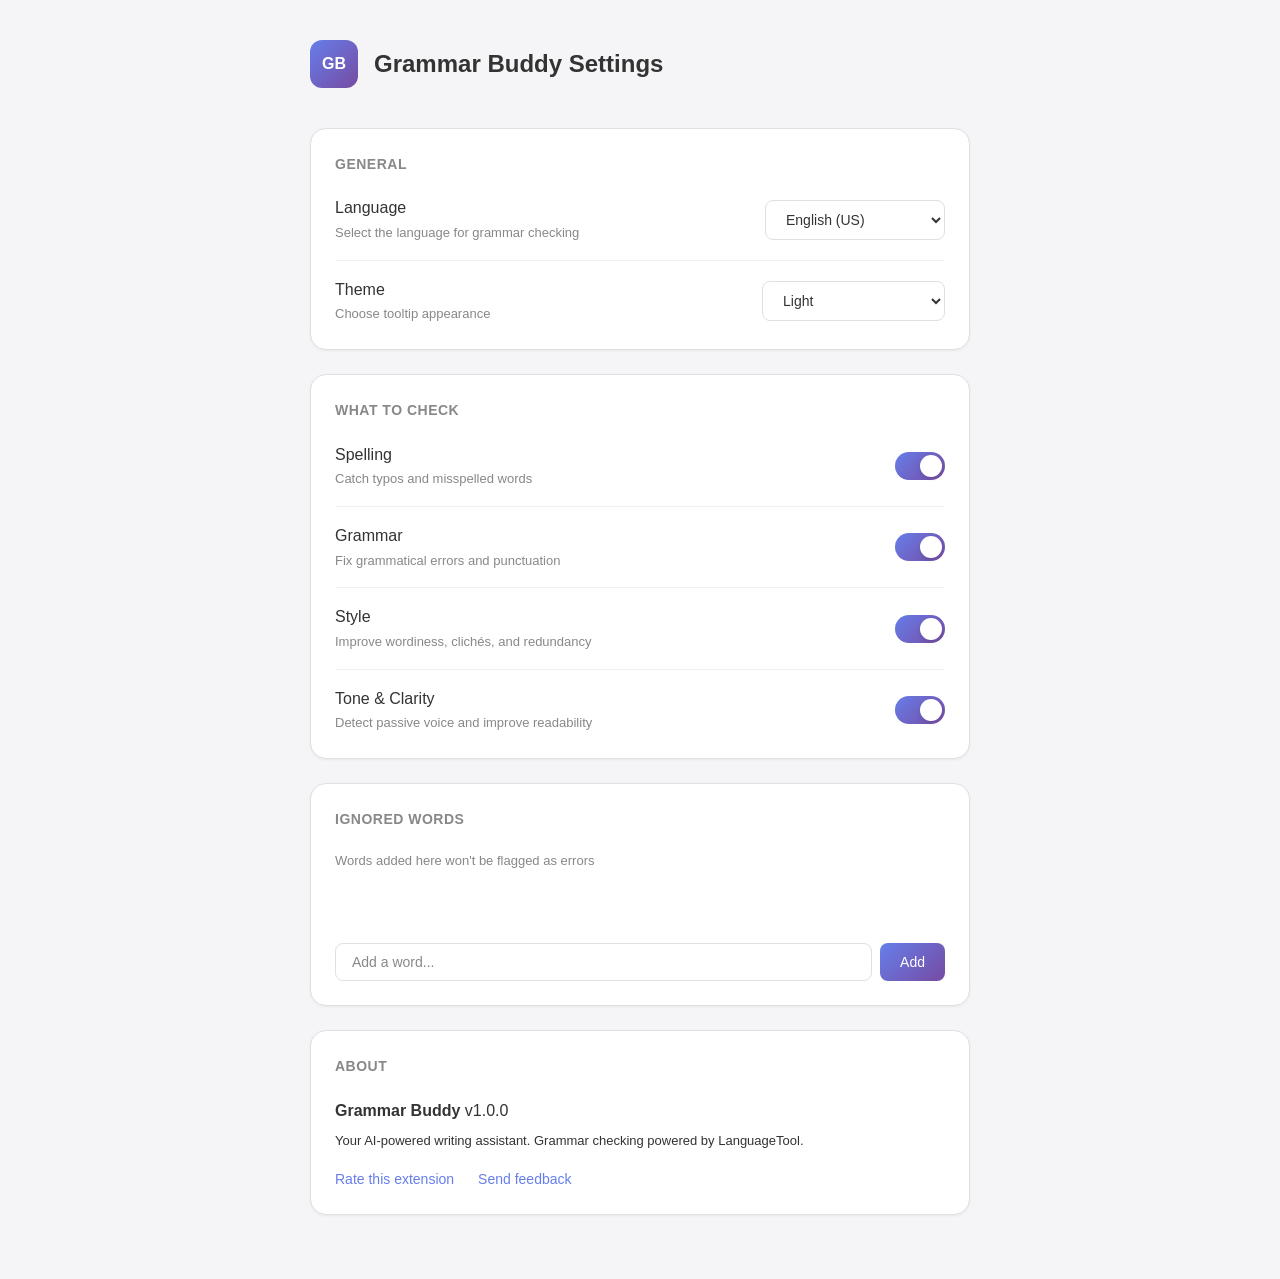
<file: extension/options/options.html>
<!DOCTYPE html>
<html lang="en">
<head>
  <meta charset="UTF-8">
  <meta name="viewport" content="width=device-width, initial-scale=1.0">
  <title>Grammar Buddy Settings</title>
  <link rel="stylesheet" href="options.css">
</head>
<body>
  <div class="options-container">
    <header class="options-header">
      <div class="logo">
        <span class="logo-icon">GB</span>
        <h1>Grammar Buddy Settings</h1>
      </div>
    </header>

    <main class="options-main">
      <!-- General Settings -->
      <section class="settings-section">
        <h2 class="section-title">General</h2>

        <div class="setting-row">
          <div class="setting-info">
            <label for="language">Language</label>
            <p class="setting-description">Select the language for grammar checking</p>
          </div>
          <select id="language" class="setting-select">
            <option value="en-US">English (US)</option>
            <option value="en-GB">English (UK)</option>
            <option value="en-AU">English (Australia)</option>
            <option value="de-DE">German</option>
            <option value="fr">French</option>
            <option value="es">Spanish</option>
            <option value="pt-BR">Portuguese (Brazil)</option>
            <option value="nl">Dutch</option>
            <option value="pl-PL">Polish</option>
            <option value="ru-RU">Russian</option>
          </select>
        </div>

        <div class="setting-row">
          <div class="setting-info">
            <label for="theme">Theme</label>
            <p class="setting-description">Choose tooltip appearance</p>
          </div>
          <select id="theme" class="setting-select">
            <option value="light">Light</option>
            <option value="dark">Dark</option>
            <option value="auto">Auto (match system)</option>
          </select>
        </div>
      </section>

      <!-- Check Types -->
      <section class="settings-section">
        <h2 class="section-title">What to Check</h2>

        <div class="setting-row">
          <div class="setting-info">
            <label>Spelling</label>
            <p class="setting-description">Catch typos and misspelled words</p>
          </div>
          <label class="toggle-switch">
            <input type="checkbox" id="checkSpelling" checked>
            <span class="toggle-slider"></span>
          </label>
        </div>

        <div class="setting-row">
          <div class="setting-info">
            <label>Grammar</label>
            <p class="setting-description">Fix grammatical errors and punctuation</p>
          </div>
          <label class="toggle-switch">
            <input type="checkbox" id="checkGrammar" checked>
            <span class="toggle-slider"></span>
          </label>
        </div>

        <div class="setting-row">
          <div class="setting-info">
            <label>Style</label>
            <p class="setting-description">Improve wordiness, clichés, and redundancy</p>
          </div>
          <label class="toggle-switch">
            <input type="checkbox" id="checkStyle" checked>
            <span class="toggle-slider"></span>
          </label>
        </div>

        <div class="setting-row">
          <div class="setting-info">
            <label>Tone & Clarity</label>
            <p class="setting-description">Detect passive voice and improve readability</p>
          </div>
          <label class="toggle-switch">
            <input type="checkbox" id="checkTone" checked>
            <span class="toggle-slider"></span>
          </label>
        </div>
      </section>

      <!-- Ignored Words -->
      <section class="settings-section">
        <h2 class="section-title">Ignored Words</h2>
        <p class="section-description">Words added here won't be flagged as errors</p>

        <div class="ignored-words-container">
          <div class="ignored-words-list" id="ignoredWordsList">
            <!-- Words will be added dynamically -->
          </div>
          <div class="add-word-row">
            <input type="text" id="newWordInput" placeholder="Add a word..." class="word-input">
            <button id="addWordBtn" class="add-word-btn">Add</button>
          </div>
        </div>
      </section>

      <!-- About -->
      <section class="settings-section">
        <h2 class="section-title">About</h2>
        <div class="about-content">
          <p><strong>Grammar Buddy</strong> v1.0.0</p>
          <p class="setting-description">Your AI-powered writing assistant. Grammar checking powered by LanguageTool.</p>
          <div class="about-links">
            <a href="#" class="about-link" id="rateLink">Rate this extension</a>
            <a href="#" class="about-link" id="feedbackLink">Send feedback</a>
          </div>
        </div>
      </section>
    </main>

    <!-- Save notification -->
    <div class="save-notification" id="saveNotification">
      Settings saved!
    </div>
  </div>

  <script src="options.js"></script>
</body>
</html>
</file>
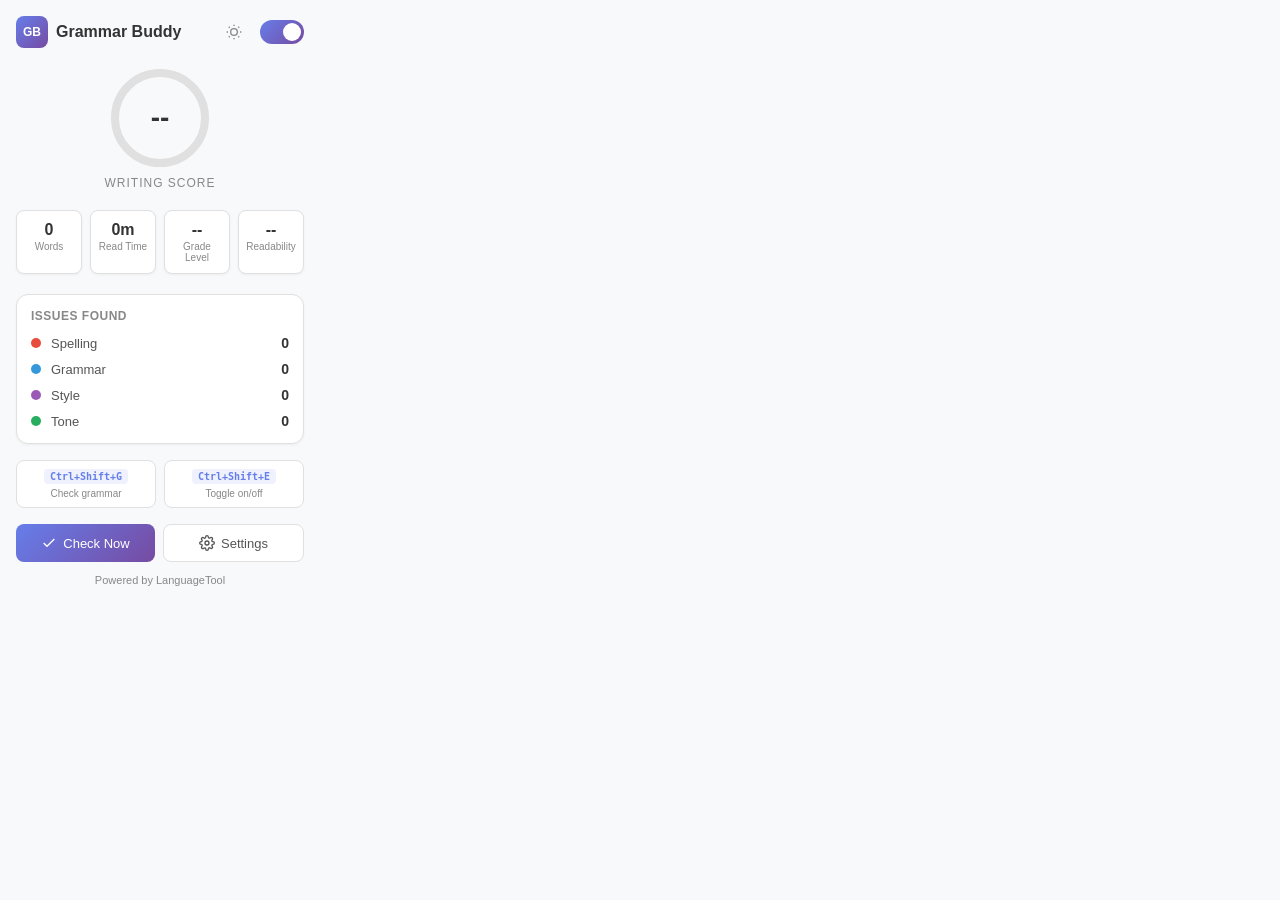
<file: extension/popup/popup.html>
<!DOCTYPE html>
<html lang="en">
<head>
  <meta charset="UTF-8">
  <meta name="viewport" content="width=device-width, initial-scale=1.0">
  <title>Grammar Buddy</title>
  <link rel="stylesheet" href="popup.css">
</head>
<body>
  <div class="popup-container">
    <!-- Header -->
    <header class="popup-header">
      <div class="logo">
        <span class="logo-icon">GB</span>
        <span class="logo-text">Grammar Buddy</span>
      </div>
      <div class="header-controls">
        <button class="theme-btn" id="themeBtn" title="Toggle dark mode">
          <svg class="sun-icon" width="16" height="16" viewBox="0 0 24 24" fill="none" stroke="currentColor" stroke-width="2">
            <circle cx="12" cy="12" r="5"></circle>
            <line x1="12" y1="1" x2="12" y2="3"></line>
            <line x1="12" y1="21" x2="12" y2="23"></line>
            <line x1="4.22" y1="4.22" x2="5.64" y2="5.64"></line>
            <line x1="18.36" y1="18.36" x2="19.78" y2="19.78"></line>
            <line x1="1" y1="12" x2="3" y2="12"></line>
            <line x1="21" y1="12" x2="23" y2="12"></line>
            <line x1="4.22" y1="19.78" x2="5.64" y2="18.36"></line>
            <line x1="18.36" y1="5.64" x2="19.78" y2="4.22"></line>
          </svg>
          <svg class="moon-icon" width="16" height="16" viewBox="0 0 24 24" fill="none" stroke="currentColor" stroke-width="2">
            <path d="M21 12.79A9 9 0 1 1 11.21 3 7 7 0 0 0 21 12.79z"></path>
          </svg>
        </button>
        <label class="toggle-switch">
          <input type="checkbox" id="enableToggle" checked>
          <span class="toggle-slider"></span>
        </label>
      </div>
    </header>

    <!-- Score Section -->
    <div class="score-section">
      <div class="score-circle" id="scoreCircle">
        <svg viewBox="0 0 100 100">
          <circle class="score-bg" cx="50" cy="50" r="45"/>
          <circle class="score-progress" cx="50" cy="50" r="45" id="scoreProgress"/>
        </svg>
        <div class="score-value" id="scoreValue">--</div>
      </div>
      <div class="score-label">Writing Score</div>
    </div>

    <!-- Stats Grid -->
    <div class="stats-grid">
      <div class="stat-card">
        <div class="stat-value" id="wordCount">0</div>
        <div class="stat-label">Words</div>
      </div>
      <div class="stat-card">
        <div class="stat-value" id="readingTime">0m</div>
        <div class="stat-label">Read Time</div>
      </div>
      <div class="stat-card">
        <div class="stat-value" id="gradeLevel">--</div>
        <div class="stat-label">Grade Level</div>
      </div>
      <div class="stat-card">
        <div class="stat-value" id="readingEase">--</div>
        <div class="stat-label">Readability</div>
      </div>
    </div>

    <!-- Issues Section -->
    <div class="issues-section">
      <h3 class="section-title">Issues Found</h3>
      <div class="issues-list">
        <div class="issue-row">
          <span class="issue-dot spelling"></span>
          <span class="issue-label">Spelling</span>
          <span class="issue-count" id="spellingCount">0</span>
        </div>
        <div class="issue-row">
          <span class="issue-dot grammar"></span>
          <span class="issue-label">Grammar</span>
          <span class="issue-count" id="grammarCount">0</span>
        </div>
        <div class="issue-row">
          <span class="issue-dot style"></span>
          <span class="issue-label">Style</span>
          <span class="issue-count" id="styleCount">0</span>
        </div>
        <div class="issue-row">
          <span class="issue-dot tone"></span>
          <span class="issue-label">Tone</span>
          <span class="issue-count" id="toneCount">0</span>
        </div>
      </div>
    </div>

    <!-- Keyboard Shortcuts -->
    <div class="shortcuts-section">
      <div class="shortcut">
        <span class="shortcut-key">Ctrl+Shift+G</span>
        <span class="shortcut-label">Check grammar</span>
      </div>
      <div class="shortcut">
        <span class="shortcut-key">Ctrl+Shift+E</span>
        <span class="shortcut-label">Toggle on/off</span>
      </div>
    </div>

    <!-- Quick Actions -->
    <div class="actions-section">
      <button class="action-btn" id="checkNowBtn">
        <svg width="16" height="16" viewBox="0 0 24 24" fill="none" stroke="currentColor" stroke-width="2">
          <polyline points="20 6 9 17 4 12"></polyline>
        </svg>
        Check Now
      </button>
      <button class="action-btn secondary" id="settingsBtn">
        <svg width="16" height="16" viewBox="0 0 24 24" fill="none" stroke="currentColor" stroke-width="2">
          <circle cx="12" cy="12" r="3"></circle>
          <path d="M19.4 15a1.65 1.65 0 0 0 .33 1.82l.06.06a2 2 0 0 1 0 2.83 2 2 0 0 1-2.83 0l-.06-.06a1.65 1.65 0 0 0-1.82-.33 1.65 1.65 0 0 0-1 1.51V21a2 2 0 0 1-2 2 2 2 0 0 1-2-2v-.09A1.65 1.65 0 0 0 9 19.4a1.65 1.65 0 0 0-1.82.33l-.06.06a2 2 0 0 1-2.83 0 2 2 0 0 1 0-2.83l.06-.06a1.65 1.65 0 0 0 .33-1.82 1.65 1.65 0 0 0-1.51-1H3a2 2 0 0 1-2-2 2 2 0 0 1 2-2h.09A1.65 1.65 0 0 0 4.6 9a1.65 1.65 0 0 0-.33-1.82l-.06-.06a2 2 0 0 1 0-2.83 2 2 0 0 1 2.83 0l.06.06a1.65 1.65 0 0 0 1.82.33H9a1.65 1.65 0 0 0 1-1.51V3a2 2 0 0 1 2-2 2 2 0 0 1 2 2v.09a1.65 1.65 0 0 0 1 1.51 1.65 1.65 0 0 0 1.82-.33l.06-.06a2 2 0 0 1 2.83 0 2 2 0 0 1 0 2.83l-.06.06a1.65 1.65 0 0 0-.33 1.82V9a1.65 1.65 0 0 0 1.51 1H21a2 2 0 0 1 2 2 2 2 0 0 1-2 2h-.09a1.65 1.65 0 0 0-1.51 1z"></path>
        </svg>
        Settings
      </button>
    </div>

    <!-- Footer -->
    <footer class="popup-footer">
      <span>Powered by LanguageTool</span>
    </footer>
  </div>

  <script src="popup.js"></script>
</body>
</html>
</file>
<file: styles.css>
/* Grammar Buddy Landing Page Styles */

:root {
  --primary: #667eea;
  --primary-dark: #764ba2;
  --spelling: #e74c3c;
  --grammar: #3498db;
  --style: #9b59b6;
  --tone: #27ae60;
  --text: #333;
  --text-light: #666;
  --text-muted: #888;
  --bg: #ffffff;
  --bg-alt: #f8f9fa;
  --bg-dark: #1a1a2e;
  --border: #e0e0e0;
  --card-bg: #ffffff;
}

[data-theme="dark"] {
  --text: #e0e0e0;
  --text-light: #b0b0b0;
  --text-muted: #888;
  --bg: #1a1a2e;
  --bg-alt: #16213e;
  --border: #2d3748;
  --card-bg: #1e2a4a;
}

* {
  margin: 0;
  padding: 0;
  box-sizing: border-box;
}

html {
  scroll-behavior: smooth;
}

body {
  font-family: -apple-system, BlinkMacSystemFont, 'Segoe UI', Roboto, Oxygen, Ubuntu, sans-serif;
  color: var(--text);
  line-height: 1.6;
  background: var(--bg);
  transition: background 0.3s ease, color 0.3s ease;
}

.container {
  max-width: 1200px;
  margin: 0 auto;
  padding: 0 24px;
}

/* Buttons */
.btn {
  display: inline-flex;
  align-items: center;
  gap: 8px;
  padding: 12px 24px;
  border-radius: 8px;
  font-size: 16px;
  font-weight: 500;
  text-decoration: none;
  cursor: pointer;
  transition: all 0.2s ease;
  border: none;
}

.btn-primary {
  background: linear-gradient(135deg, var(--primary), var(--primary-dark));
  color: white;
}

.btn-primary:hover {
  transform: translateY(-2px);
  box-shadow: 0 8px 24px rgba(102, 126, 234, 0.4);
}

.btn-lg {
  padding: 16px 32px;
  font-size: 18px;
}

.btn-sm {
  padding: 8px 16px;
  font-size: 14px;
}

.gradient-text {
  background: linear-gradient(135deg, var(--primary), var(--primary-dark));
  -webkit-background-clip: text;
  -webkit-text-fill-color: transparent;
  background-clip: text;
}

/* Theme Toggle */
.theme-toggle {
  background: none;
  border: none;
  cursor: pointer;
  padding: 8px;
  border-radius: 8px;
  display: flex;
  align-items: center;
  justify-content: center;
  color: var(--text);
  transition: background 0.2s ease;
}

.theme-toggle:hover {
  background: var(--bg-alt);
}

.theme-toggle .moon-icon {
  display: none;
}

[data-theme="dark"] .theme-toggle .sun-icon {
  display: none;
}

[data-theme="dark"] .theme-toggle .moon-icon {
  display: block;
}

/* Navigation */
.navbar {
  position: fixed;
  top: 0;
  left: 0;
  right: 0;
  background: rgba(255, 255, 255, 0.95);
  backdrop-filter: blur(10px);
  z-index: 1000;
  border-bottom: 1px solid var(--border);
  transition: background 0.3s ease;
}

[data-theme="dark"] .navbar {
  background: rgba(26, 26, 46, 0.95);
}

.navbar .container {
  display: flex;
  justify-content: space-between;
  align-items: center;
  height: 70px;
}

.nav-brand {
  display: flex;
  align-items: center;
  gap: 10px;
}

.nav-logo {
  width: 36px;
  height: 36px;
  background: linear-gradient(135deg, var(--primary), var(--primary-dark));
  border-radius: 8px;
  display: flex;
  align-items: center;
  justify-content: center;
  color: white;
  font-weight: 700;
  font-size: 14px;
}

.nav-title {
  font-size: 18px;
  font-weight: 600;
}

.nav-links {
  display: flex;
  align-items: center;
  gap: 24px;
}

.nav-links a {
  text-decoration: none;
  color: var(--text-light);
  font-weight: 500;
  transition: color 0.2s ease;
}

.nav-links a:hover {
  color: var(--primary);
}

/* Hero Badges */
.hero-badges {
  display: flex;
  gap: 12px;
  margin-bottom: 20px;
}

.badge {
  display: inline-flex;
  align-items: center;
  gap: 6px;
  padding: 6px 12px;
  border-radius: 20px;
  font-size: 13px;
  font-weight: 500;
}

.badge-free {
  background: linear-gradient(135deg, var(--tone), #1e8449);
  color: white;
}

.badge-privacy {
  background: var(--bg-alt);
  color: var(--text);
  border: 1px solid var(--border);
}

/* Browser Badges */
.browser-badges {
  display: flex;
  gap: 16px;
  margin-top: 24px;
}

.browser-badge {
  display: flex;
  align-items: center;
  gap: 6px;
  font-size: 13px;
  color: var(--text-muted);
}

/* Hero */
.hero {
  padding: 140px 0 80px;
  background: linear-gradient(180deg, var(--bg-alt) 0%, var(--bg) 100%);
}

.hero .container {
  display: grid;
  grid-template-columns: 1fr 1fr;
  gap: 60px;
  align-items: center;
}

.hero-title {
  font-size: 56px;
  font-weight: 700;
  line-height: 1.1;
  margin-bottom: 24px;
}

.hero-subtitle {
  font-size: 20px;
  color: var(--text-light);
  margin-bottom: 32px;
  max-width: 500px;
}

.hero-cta {
  display: flex;
  flex-direction: column;
  align-items: flex-start;
  gap: 12px;
}

.hero-note {
  font-size: 14px;
  color: var(--text-muted);
}

/* Typing Demo */
.typing-demo {
  font-size: 18px;
  line-height: 1.8;
  min-height: 100px;
}

.typing-cursor {
  animation: blink 1s infinite;
  color: var(--primary);
}

@keyframes blink {
  0%, 50% { opacity: 1; }
  51%, 100% { opacity: 0; }
}

/* Browser Mockup */
.browser-mockup {
  background: var(--card-bg);
  border-radius: 12px;
  box-shadow: 0 20px 60px rgba(0, 0, 0, 0.15);
  overflow: hidden;
}

.browser-header {
  background: var(--bg-alt);
  padding: 12px 16px;
  display: flex;
  align-items: center;
  gap: 12px;
  border-bottom: 1px solid var(--border);
}

.browser-dots {
  display: flex;
  gap: 6px;
}

.browser-dots span {
  width: 12px;
  height: 12px;
  border-radius: 50%;
  background: #ddd;
}

.browser-dots span:nth-child(1) { background: #ff5f56; }
.browser-dots span:nth-child(2) { background: #ffbd2e; }
.browser-dots span:nth-child(3) { background: #27c93f; }

.browser-address {
  flex: 1;
  background: var(--bg);
  padding: 6px 12px;
  border-radius: 6px;
  font-size: 13px;
  color: var(--text-muted);
}

.browser-content {
  padding: 40px;
}

/* Stats Bar */
.stats-bar {
  background: linear-gradient(135deg, var(--primary), var(--primary-dark));
  padding: 40px 0;
}

.stats-bar .container {
  display: flex;
  justify-content: space-around;
  flex-wrap: wrap;
  gap: 24px;
}

.stat {
  text-align: center;
  color: white;
}

.stat-number {
  display: block;
  font-size: 36px;
  font-weight: 700;
}

.stat-label {
  font-size: 14px;
  opacity: 0.9;
}

/* Trusted Section */
.trusted-section {
  padding: 60px 0;
  background: var(--bg);
}

.trusted-label {
  text-align: center;
  font-size: 14px;
  color: var(--text-muted);
  text-transform: uppercase;
  letter-spacing: 1px;
  margin-bottom: 30px;
}

.trusted-logos {
  display: flex;
  justify-content: center;
  align-items: center;
  gap: 48px;
  flex-wrap: wrap;
}

.trusted-logo {
  display: flex;
  flex-direction: column;
  align-items: center;
  gap: 8px;
  opacity: 0.6;
  transition: opacity 0.2s ease;
}

.trusted-logo:hover {
  opacity: 1;
}

.trusted-logo span {
  font-size: 12px;
  color: var(--text-muted);
}

/* Features */
.features {
  padding: 100px 0;
}

.section-header {
  text-align: center;
  margin-bottom: 60px;
}

.section-header h2 {
  font-size: 40px;
  font-weight: 700;
  margin-bottom: 16px;
}

.section-header p {
  font-size: 18px;
  color: var(--text-light);
}

.features-grid {
  display: grid;
  grid-template-columns: repeat(4, 1fr);
  gap: 30px;
}

.feature-card {
  background: var(--card-bg);
  padding: 32px;
  border-radius: 16px;
  box-shadow: 0 4px 20px rgba(0, 0, 0, 0.05);
  transition: transform 0.2s ease, box-shadow 0.2s ease;
}

.feature-card:hover {
  transform: translateY(-5px);
  box-shadow: 0 8px 30px rgba(0, 0, 0, 0.1);
}

.feature-icon {
  width: 56px;
  height: 56px;
  border-radius: 12px;
  display: flex;
  align-items: center;
  justify-content: center;
  margin-bottom: 20px;
}

.feature-icon.spelling { background: rgba(231, 76, 60, 0.1); color: var(--spelling); }
.feature-icon.grammar { background: rgba(52, 152, 219, 0.1); color: var(--grammar); }
.feature-icon.style { background: rgba(155, 89, 182, 0.1); color: var(--style); }
.feature-icon.tone { background: rgba(39, 174, 96, 0.1); color: var(--tone); }

.feature-card h3 {
  font-size: 20px;
  margin-bottom: 12px;
}

.feature-card p {
  font-size: 15px;
  color: var(--text-light);
  line-height: 1.6;
}

/* Before/After Section */
.before-after-section {
  padding: 100px 0;
  background: var(--bg-alt);
}

.before-after-grid {
  display: flex;
  align-items: center;
  justify-content: center;
  gap: 24px;
  margin-bottom: 40px;
}

.ba-card {
  flex: 1;
  max-width: 450px;
  background: var(--card-bg);
  border-radius: 16px;
  overflow: hidden;
  box-shadow: 0 4px 20px rgba(0, 0, 0, 0.05);
}

.ba-header {
  display: flex;
  justify-content: space-between;
  align-items: center;
  padding: 16px 20px;
  border-bottom: 1px solid var(--border);
}

.ba-label {
  font-size: 12px;
  font-weight: 600;
  text-transform: uppercase;
  letter-spacing: 0.5px;
  padding: 4px 10px;
  border-radius: 4px;
}

.ba-before { background: rgba(231, 76, 60, 0.1); color: var(--spelling); }
.ba-after { background: rgba(39, 174, 96, 0.1); color: var(--tone); }

.ba-category {
  font-size: 13px;
  color: var(--text-muted);
}

.ba-content {
  padding: 24px;
  font-size: 16px;
  line-height: 1.8;
}

.ba-error {
  background: rgba(231, 76, 60, 0.15);
  border-bottom: 2px solid var(--spelling);
  padding: 0 2px;
}

.ba-fix {
  background: rgba(39, 174, 96, 0.15);
  border-bottom: 2px solid var(--tone);
  padding: 0 2px;
}

.ba-arrow {
  color: var(--primary);
  flex-shrink: 0;
}

/* Use Cases Section */
.use-cases-section {
  padding: 100px 0;
}

.use-cases-grid {
  display: grid;
  grid-template-columns: repeat(4, 1fr);
  gap: 30px;
}

.use-case-card {
  text-align: center;
  padding: 40px 24px;
  background: var(--card-bg);
  border-radius: 16px;
  box-shadow: 0 4px 20px rgba(0, 0, 0, 0.05);
  transition: transform 0.2s ease;
}

.use-case-card:hover {
  transform: translateY(-5px);
}

.use-case-icon {
  width: 64px;
  height: 64px;
  margin: 0 auto 20px;
  background: linear-gradient(135deg, var(--primary), var(--primary-dark));
  border-radius: 16px;
  display: flex;
  align-items: center;
  justify-content: center;
  color: white;
}

.use-case-card h3 {
  margin-bottom: 12px;
  font-size: 18px;
}

.use-case-card p {
  font-size: 14px;
  color: var(--text-light);
}

/* Demo Section */
.demo-section {
  padding: 100px 0;
  background: var(--bg-alt);
}

.demo-container {
  display: grid;
  grid-template-columns: 2fr 1fr;
  gap: 30px;
  background: var(--card-bg);
  border-radius: 16px;
  overflow: hidden;
  box-shadow: 0 4px 20px rgba(0, 0, 0, 0.05);
}

.demo-editor {
  padding: 0;
}

.demo-editable {
  width: 100%;
  min-height: 300px;
  padding: 30px;
  border: none;
  font-size: 18px;
  line-height: 1.8;
  font-family: inherit;
  outline: none;
  white-space: pre-wrap;
  word-wrap: break-word;
  background: var(--card-bg);
  color: var(--text);
}

.demo-editable:empty::before {
  content: attr(data-placeholder);
  color: var(--text-muted);
}

.demo-editable .error {
  position: relative;
  cursor: pointer;
  border-radius: 2px;
  padding: 0 1px;
}

.demo-editable .error.spelling {
  background: rgba(231, 76, 60, 0.15);
  border-bottom: 2px solid var(--spelling);
}

.demo-editable .error.grammar {
  background: rgba(52, 152, 219, 0.15);
  border-bottom: 2px solid var(--grammar);
}

.demo-editable .error.style {
  background: rgba(155, 89, 182, 0.15);
  border-bottom: 2px solid var(--style);
}

.demo-editable .error.tone {
  background: rgba(39, 174, 96, 0.15);
  border-bottom: 2px solid var(--tone);
}

.demo-editable .error:hover {
  filter: brightness(0.95);
}

.demo-editable .error::after {
  content: attr(data-tooltip);
  position: absolute;
  bottom: calc(100% + 8px);
  left: 50%;
  transform: translateX(-50%);
  background: #333;
  color: white;
  padding: 8px 12px;
  border-radius: 6px;
  font-size: 13px;
  white-space: nowrap;
  opacity: 0;
  visibility: hidden;
  transition: all 0.2s ease;
  z-index: 100;
  pointer-events: none;
}

.demo-editable .error:hover::after {
  opacity: 1;
  visibility: visible;
}

.demo-results {
  background: var(--bg-alt);
  padding: 30px;
  border-left: 1px solid var(--border);
}

.results-header {
  display: flex;
  align-items: center;
  gap: 12px;
  margin-bottom: 24px;
}

.score-badge {
  width: 50px;
  height: 50px;
  background: linear-gradient(135deg, var(--primary), var(--primary-dark));
  border-radius: 50%;
  display: flex;
  align-items: center;
  justify-content: center;
  color: white;
  font-weight: 700;
  font-size: 18px;
}

.results-list {
  display: flex;
  flex-direction: column;
  gap: 12px;
}

.result-item {
  background: var(--card-bg);
  padding: 12px 16px;
  border-radius: 8px;
  border-left: 3px solid;
  cursor: pointer;
  transition: transform 0.2s ease;
}

.result-item:hover {
  transform: translateX(4px);
}

.result-item.spelling { border-left-color: var(--spelling); }
.result-item.grammar { border-left-color: var(--grammar); }
.result-item.style { border-left-color: var(--style); }
.result-item.tone { border-left-color: var(--tone); }

.result-item .error-word {
  font-weight: 600;
  text-decoration: line-through;
  color: var(--text-muted);
}

.result-item .suggestion {
  color: var(--tone);
  font-weight: 500;
}

.result-item .message {
  font-size: 13px;
  color: var(--text-muted);
  margin-top: 4px;
}

/* Comparison Section */
.comparison-section {
  padding: 100px 0;
}

.comparison-table-wrapper {
  overflow-x: auto;
}

.comparison-table {
  width: 100%;
  border-collapse: collapse;
  background: var(--card-bg);
  border-radius: 16px;
  overflow: hidden;
  box-shadow: 0 4px 20px rgba(0, 0, 0, 0.05);
}

.comparison-table th,
.comparison-table td {
  padding: 20px 24px;
  text-align: left;
  border-bottom: 1px solid var(--border);
}

.comparison-table thead th {
  background: var(--bg-alt);
  font-weight: 600;
  font-size: 14px;
}

.comparison-table tbody tr:last-child td {
  border-bottom: none;
}

.comparison-table .highlight-col {
  background: linear-gradient(180deg, rgba(102, 126, 234, 0.1) 0%, rgba(118, 75, 162, 0.1) 100%);
}

.table-logo {
  display: inline-flex;
  width: 28px;
  height: 28px;
  background: linear-gradient(135deg, var(--primary), var(--primary-dark));
  border-radius: 6px;
  align-items: center;
  justify-content: center;
  color: white;
  font-size: 11px;
  font-weight: 700;
  margin-right: 8px;
  vertical-align: middle;
}

.price-free {
  background: linear-gradient(135deg, var(--tone), #1e8449);
  color: white;
  padding: 4px 12px;
  border-radius: 20px;
  font-weight: 600;
  font-size: 13px;
}

.check { color: var(--tone); font-size: 18px; }
.check-green { color: var(--tone); font-weight: 600; }
.cross { color: var(--text-muted); }

/* Testimonials Section */
.testimonials-section {
  padding: 100px 0;
  background: var(--bg-alt);
}

.testimonials-grid {
  display: grid;
  grid-template-columns: repeat(3, 1fr);
  gap: 30px;
}

.testimonial-card {
  background: var(--card-bg);
  padding: 32px;
  border-radius: 16px;
  box-shadow: 0 4px 20px rgba(0, 0, 0, 0.05);
}

.testimonial-stars {
  color: #ffc107;
  font-size: 18px;
  margin-bottom: 16px;
}

.testimonial-text {
  font-size: 16px;
  line-height: 1.7;
  color: var(--text-light);
  margin-bottom: 24px;
  font-style: italic;
}

.testimonial-author {
  display: flex;
  align-items: center;
  gap: 12px;
}

.author-avatar {
  width: 48px;
  height: 48px;
  background: linear-gradient(135deg, var(--primary), var(--primary-dark));
  border-radius: 50%;
  display: flex;
  align-items: center;
  justify-content: center;
  color: white;
  font-weight: 600;
  font-size: 14px;
}

.author-info {
  display: flex;
  flex-direction: column;
}

.author-info strong {
  font-size: 15px;
}

.author-info span {
  font-size: 13px;
  color: var(--text-muted);
}

/* How It Works */
.how-it-works {
  padding: 100px 0;
}

.steps {
  display: flex;
  justify-content: center;
  align-items: flex-start;
  gap: 20px;
}

.step {
  text-align: center;
  max-width: 250px;
}

.step-number {
  width: 60px;
  height: 60px;
  background: linear-gradient(135deg, var(--primary), var(--primary-dark));
  border-radius: 50%;
  display: flex;
  align-items: center;
  justify-content: center;
  color: white;
  font-size: 24px;
  font-weight: 700;
  margin: 0 auto 20px;
}

.step h3 {
  font-size: 20px;
  margin-bottom: 12px;
}

.step p {
  font-size: 15px;
  color: var(--text-light);
}

.step-arrow {
  display: flex;
  align-items: center;
  padding-top: 20px;
  color: var(--border);
}

/* FAQ Section */
.faq-section {
  padding: 100px 0;
  background: var(--bg);
}

.faq-list {
  max-width: 800px;
  margin: 0 auto;
}

.faq-item {
  background: var(--card-bg);
  border-radius: 12px;
  margin-bottom: 16px;
  box-shadow: 0 2px 10px rgba(0, 0, 0, 0.05);
  overflow: hidden;
}

.faq-question {
  display: flex;
  justify-content: space-between;
  align-items: center;
  padding: 20px 24px;
  cursor: pointer;
  font-weight: 500;
  font-size: 16px;
  transition: background 0.2s ease;
}

.faq-question:hover {
  background: var(--bg-alt);
}

.faq-icon {
  transition: transform 0.3s ease;
  flex-shrink: 0;
  margin-left: 16px;
}

.faq-item.open .faq-icon {
  transform: rotate(180deg);
}

.faq-answer {
  max-height: 0;
  overflow: hidden;
  transition: max-height 0.3s ease, padding 0.3s ease;
  padding: 0 24px;
}

.faq-item.open .faq-answer {
  max-height: 500px;
  padding: 0 24px 20px;
}

.faq-answer p {
  color: var(--text-light);
  line-height: 1.7;
  margin-bottom: 12px;
}

.faq-answer ul, .faq-answer ol {
  color: var(--text-light);
  padding-left: 24px;
  margin-bottom: 12px;
}

.faq-answer li {
  margin-bottom: 8px;
  line-height: 1.6;
}

.faq-answer code {
  background: var(--bg-alt);
  padding: 2px 6px;
  border-radius: 4px;
  font-size: 14px;
  color: var(--primary);
}

/* Signup Section */
.signup-section {
  padding: 80px 0;
}

.signup-card {
  max-width: 600px;
  margin: 0 auto;
  text-align: center;
  background: var(--card-bg);
  padding: 48px;
  border-radius: 24px;
  box-shadow: 0 4px 20px rgba(0, 0, 0, 0.05);
}

.signup-card h2 {
  font-size: 28px;
  margin-bottom: 12px;
}

.signup-card > p {
  color: var(--text-light);
  margin-bottom: 24px;
}

.signup-form {
  display: flex;
  gap: 12px;
  justify-content: center;
}

.signup-form input {
  flex: 1;
  max-width: 300px;
  padding: 14px 20px;
  border: 1px solid var(--border);
  border-radius: 8px;
  font-size: 16px;
  background: var(--bg);
  color: var(--text);
}

.signup-form input:focus {
  outline: none;
  border-color: var(--primary);
}

.signup-note {
  margin-top: 16px;
  font-size: 13px;
  color: var(--text-muted);
}

/* Install Section */
.install-section {
  padding: 100px 0;
  background: var(--bg-alt);
}

.install-card {
  background: linear-gradient(135deg, var(--primary), var(--primary-dark));
  padding: 60px;
  border-radius: 24px;
  text-align: center;
  color: white;
}

.install-card h2 {
  font-size: 36px;
  margin-bottom: 16px;
}

.install-card > p {
  font-size: 18px;
  opacity: 0.9;
  margin-bottom: 32px;
}

.install-card .btn {
  background: white;
  color: var(--primary);
}

.install-card .btn:hover {
  box-shadow: 0 8px 24px rgba(0, 0, 0, 0.2);
}

.install-note {
  font-size: 14px;
  opacity: 0.8;
  margin-top: 16px;
}

/* Footer */
.footer {
  padding: 40px 0;
  border-top: 1px solid var(--border);
  background: var(--bg);
}

.footer-content {
  display: flex;
  justify-content: space-between;
  align-items: center;
  flex-wrap: wrap;
  gap: 24px;
}

.footer-brand {
  display: flex;
  align-items: center;
  gap: 10px;
}

.footer-links {
  display: flex;
  gap: 24px;
}

.footer-links a {
  text-decoration: none;
  color: var(--text-muted);
  font-size: 14px;
  transition: color 0.2s ease;
}

.footer-links a:hover {
  color: var(--primary);
}

.footer-copy {
  font-size: 14px;
  color: var(--text-muted);
}

/* Responsive */
@media (max-width: 1024px) {
  .features-grid,
  .use-cases-grid {
    grid-template-columns: repeat(2, 1fr);
  }

  .testimonials-grid {
    grid-template-columns: 1fr;
  }

  .demo-container {
    grid-template-columns: 1fr;
  }

  .demo-results {
    border-left: none;
    border-top: 1px solid var(--border);
  }

  .before-after-grid {
    flex-direction: column;
  }

  .ba-card {
    max-width: 100%;
  }

  .ba-arrow {
    transform: rotate(90deg);
  }
}

@media (max-width: 768px) {
  .hero .container {
    grid-template-columns: 1fr;
    text-align: center;
  }

  .hero-title {
    font-size: 40px;
  }

  .hero-subtitle {
    margin-left: auto;
    margin-right: auto;
  }

  .hero-cta {
    align-items: center;
  }

  .hero-badges {
    justify-content: center;
  }

  .browser-badges {
    justify-content: center;
  }

  .hero-visual {
    display: none;
  }

  .nav-links a:not(.btn) {
    display: none;
  }

  .nav-links .theme-toggle {
    display: flex;
  }

  .features-grid,
  .use-cases-grid {
    grid-template-columns: 1fr;
  }

  .steps {
    flex-direction: column;
    align-items: center;
  }

  .step-arrow {
    transform: rotate(90deg);
    padding: 10px 0;
  }

  .footer-content {
    flex-direction: column;
    text-align: center;
  }

  .signup-form {
    flex-direction: column;
    align-items: center;
  }

  .signup-form input {
    max-width: 100%;
  }

  .comparison-table {
    font-size: 14px;
  }

  .comparison-table th,
  .comparison-table td {
    padding: 12px 16px;
  }

  .trusted-logos {
    gap: 24px;
  }
}
</file>
<file: extension/options/options.css>
:root {
  --bg: #f5f5f7;
  --bg-card: #ffffff;
  --text: #333333;
  --text-light: #555555;
  --text-muted: #888888;
  --border: #e0e0e0;
  --border-light: #f0f0f0;
  --primary: #667eea;
  --primary-dark: #764ba2;
}

[data-theme="dark"] {
  --bg: #1a1a2e;
  --bg-card: #16213e;
  --text: #e0e0e0;
  --text-light: #b0b0b0;
  --text-muted: #888888;
  --border: #2d3748;
  --border-light: #2d3748;
}

* {
  margin: 0;
  padding: 0;
  box-sizing: border-box;
}

body {
  font-family: -apple-system, BlinkMacSystemFont, 'Segoe UI', Roboto, Oxygen, Ubuntu, sans-serif;
  background: var(--bg);
  color: var(--text);
  line-height: 1.6;
  transition: background 0.3s ease, color 0.3s ease;
}

.options-container {
  max-width: 700px;
  margin: 0 auto;
  padding: 40px 20px;
}

/* Header */
.options-header {
  margin-bottom: 40px;
}

.logo {
  display: flex;
  align-items: center;
  gap: 16px;
}

.logo-icon {
  width: 48px;
  height: 48px;
  background: linear-gradient(135deg, var(--primary), var(--primary-dark));
  border-radius: 12px;
  display: flex;
  align-items: center;
  justify-content: center;
  color: white;
  font-weight: 700;
  font-size: 16px;
}

.logo h1 {
  font-size: 24px;
  font-weight: 600;
  color: var(--text);
}

/* Sections */
.settings-section {
  background: var(--bg-card);
  border-radius: 16px;
  padding: 24px;
  margin-bottom: 24px;
  box-shadow: 0 1px 3px rgba(0, 0, 0, 0.05);
  border: 1px solid var(--border);
}

.section-title {
  font-size: 14px;
  font-weight: 600;
  color: var(--text-muted);
  text-transform: uppercase;
  letter-spacing: 0.5px;
  margin-bottom: 20px;
}

.section-description {
  font-size: 13px;
  color: var(--text-muted);
  margin-bottom: 16px;
}

/* Setting Rows */
.setting-row {
  display: flex;
  justify-content: space-between;
  align-items: center;
  padding: 16px 0;
  border-bottom: 1px solid var(--border-light);
}

.setting-row:last-child {
  border-bottom: none;
  padding-bottom: 0;
}

.setting-row:first-of-type {
  padding-top: 0;
}

.setting-info {
  flex: 1;
}

.setting-info label {
  display: block;
  font-weight: 500;
  color: var(--text);
  margin-bottom: 2px;
}

.setting-description {
  font-size: 13px;
  color: var(--text-muted);
}

/* Select */
.setting-select {
  padding: 10px 16px;
  border: 1px solid var(--border);
  border-radius: 8px;
  font-size: 14px;
  color: var(--text);
  background: var(--bg-card);
  min-width: 180px;
  cursor: pointer;
  transition: border-color 0.2s ease;
}

.setting-select:hover {
  border-color: var(--primary);
}

.setting-select:focus {
  outline: none;
  border-color: var(--primary);
  box-shadow: 0 0 0 3px rgba(102, 126, 234, 0.1);
}

/* Toggle Switch */
.toggle-switch {
  position: relative;
  width: 50px;
  height: 28px;
  cursor: pointer;
  flex-shrink: 0;
}

.toggle-switch input {
  opacity: 0;
  width: 0;
  height: 0;
}

.toggle-slider {
  position: absolute;
  top: 0;
  left: 0;
  right: 0;
  bottom: 0;
  background: #ccc;
  border-radius: 28px;
  transition: 0.3s;
}

.toggle-slider::before {
  position: absolute;
  content: '';
  height: 22px;
  width: 22px;
  left: 3px;
  bottom: 3px;
  background: white;
  border-radius: 50%;
  transition: 0.3s;
  box-shadow: 0 2px 4px rgba(0, 0, 0, 0.1);
}

.toggle-switch input:checked + .toggle-slider {
  background: linear-gradient(135deg, var(--primary), var(--primary-dark));
}

.toggle-switch input:checked + .toggle-slider::before {
  transform: translateX(22px);
}

/* Ignored Words */
.ignored-words-container {
  margin-top: 8px;
}

.ignored-words-list {
  display: flex;
  flex-wrap: wrap;
  gap: 8px;
  margin-bottom: 16px;
  min-height: 40px;
}

.ignored-word {
  display: inline-flex;
  align-items: center;
  gap: 6px;
  padding: 6px 12px;
  background: var(--border);
  border-radius: 20px;
  font-size: 13px;
  color: var(--text-light);
}

.ignored-word .remove-btn {
  width: 16px;
  height: 16px;
  border: none;
  background: var(--text-muted);
  border-radius: 50%;
  color: white;
  font-size: 12px;
  line-height: 1;
  cursor: pointer;
  transition: background 0.2s ease;
  display: flex;
  align-items: center;
  justify-content: center;
}

.ignored-word .remove-btn:hover {
  background: #e74c3c;
}

.add-word-row {
  display: flex;
  gap: 8px;
}

.word-input {
  flex: 1;
  padding: 10px 16px;
  border: 1px solid var(--border);
  border-radius: 8px;
  font-size: 14px;
  background: var(--bg-card);
  color: var(--text);
  transition: border-color 0.2s ease;
}

.word-input::placeholder {
  color: var(--text-muted);
}

.word-input:focus {
  outline: none;
  border-color: var(--primary);
  box-shadow: 0 0 0 3px rgba(102, 126, 234, 0.1);
}

.add-word-btn {
  padding: 10px 20px;
  background: linear-gradient(135deg, var(--primary), var(--primary-dark));
  color: white;
  border: none;
  border-radius: 8px;
  font-size: 14px;
  font-weight: 500;
  cursor: pointer;
  transition: transform 0.2s ease, box-shadow 0.2s ease;
}

.add-word-btn:hover {
  transform: translateY(-1px);
  box-shadow: 0 4px 12px rgba(102, 126, 234, 0.3);
}

/* About */
.about-content p {
  margin-bottom: 8px;
  color: var(--text);
}

.about-links {
  display: flex;
  gap: 24px;
  margin-top: 16px;
}

.about-link {
  color: var(--primary);
  text-decoration: none;
  font-size: 14px;
  transition: color 0.2s ease;
}

.about-link:hover {
  color: var(--primary-dark);
  text-decoration: underline;
}

/* Save Notification */
.save-notification {
  position: fixed;
  bottom: 24px;
  left: 50%;
  transform: translateX(-50%) translateY(100px);
  background: var(--text);
  color: var(--bg);
  padding: 12px 24px;
  border-radius: 8px;
  font-size: 14px;
  font-weight: 500;
  opacity: 0;
  transition: transform 0.3s ease, opacity 0.3s ease;
  z-index: 1000;
}

.save-notification.show {
  transform: translateX(-50%) translateY(0);
  opacity: 1;
}

/* Empty state */
.empty-state {
  text-align: center;
  padding: 20px;
  color: var(--text-muted);
  font-size: 13px;
}
</file>
<file: extension/popup/popup.css>
:root {
  --bg: #f8f9fa;
  --bg-card: #ffffff;
  --text: #333333;
  --text-light: #555555;
  --text-muted: #888888;
  --border: #e0e0e0;
  --primary: #667eea;
  --primary-dark: #764ba2;
}

[data-theme="dark"] {
  --bg: #1a1a2e;
  --bg-card: #16213e;
  --text: #e0e0e0;
  --text-light: #b0b0b0;
  --text-muted: #888888;
  --border: #2d3748;
}

* {
  margin: 0;
  padding: 0;
  box-sizing: border-box;
}

body {
  font-family: -apple-system, BlinkMacSystemFont, 'Segoe UI', Roboto, Oxygen, Ubuntu, sans-serif;
  width: 320px;
  background: var(--bg);
  color: var(--text);
  transition: background 0.3s ease, color 0.3s ease;
}

.popup-container {
  padding: 16px;
}

/* Header */
.popup-header {
  display: flex;
  justify-content: space-between;
  align-items: center;
  margin-bottom: 20px;
}

.logo {
  display: flex;
  align-items: center;
  gap: 8px;
}

.logo-icon {
  width: 32px;
  height: 32px;
  background: linear-gradient(135deg, var(--primary), var(--primary-dark));
  border-radius: 8px;
  display: flex;
  align-items: center;
  justify-content: center;
  color: white;
  font-weight: 700;
  font-size: 12px;
}

.logo-text {
  font-weight: 600;
  font-size: 16px;
  color: var(--text);
}

.header-controls {
  display: flex;
  align-items: center;
  gap: 12px;
}

/* Theme Button */
.theme-btn {
  background: none;
  border: none;
  cursor: pointer;
  padding: 6px;
  border-radius: 6px;
  display: flex;
  align-items: center;
  justify-content: center;
  color: var(--text-muted);
  transition: background 0.2s ease, color 0.2s ease;
}

.theme-btn:hover {
  background: var(--border);
  color: var(--text);
}

.theme-btn .moon-icon {
  display: none;
}

[data-theme="dark"] .theme-btn .sun-icon {
  display: none;
}

[data-theme="dark"] .theme-btn .moon-icon {
  display: block;
}

/* Toggle Switch */
.toggle-switch {
  position: relative;
  width: 44px;
  height: 24px;
  cursor: pointer;
}

.toggle-switch input {
  opacity: 0;
  width: 0;
  height: 0;
}

.toggle-slider {
  position: absolute;
  top: 0;
  left: 0;
  right: 0;
  bottom: 0;
  background: #ccc;
  border-radius: 24px;
  transition: 0.3s;
}

.toggle-slider::before {
  position: absolute;
  content: '';
  height: 18px;
  width: 18px;
  left: 3px;
  bottom: 3px;
  background: white;
  border-radius: 50%;
  transition: 0.3s;
}

.toggle-switch input:checked + .toggle-slider {
  background: linear-gradient(135deg, var(--primary), var(--primary-dark));
}

.toggle-switch input:checked + .toggle-slider::before {
  transform: translateX(20px);
}

/* Score Section */
.score-section {
  display: flex;
  flex-direction: column;
  align-items: center;
  margin-bottom: 20px;
}

.score-circle {
  position: relative;
  width: 100px;
  height: 100px;
}

.score-circle svg {
  transform: rotate(-90deg);
  width: 100%;
  height: 100%;
}

.score-bg {
  fill: none;
  stroke: var(--border);
  stroke-width: 8;
}

.score-progress {
  fill: none;
  stroke: url(#scoreGradient);
  stroke-width: 8;
  stroke-linecap: round;
  stroke-dasharray: 283;
  stroke-dashoffset: 283;
  transition: stroke-dashoffset 0.5s ease;
}

.score-value {
  position: absolute;
  top: 50%;
  left: 50%;
  transform: translate(-50%, -50%);
  font-size: 28px;
  font-weight: 700;
  color: var(--text);
}

.score-label {
  margin-top: 8px;
  font-size: 12px;
  color: var(--text-muted);
  text-transform: uppercase;
  letter-spacing: 1px;
}

/* Stats Grid */
.stats-grid {
  display: grid;
  grid-template-columns: repeat(4, 1fr);
  gap: 8px;
  margin-bottom: 20px;
}

.stat-card {
  background: var(--bg-card);
  border-radius: 8px;
  padding: 10px 6px;
  text-align: center;
  box-shadow: 0 1px 3px rgba(0, 0, 0, 0.05);
  border: 1px solid var(--border);
}

.stat-value {
  font-size: 16px;
  font-weight: 600;
  color: var(--text);
}

.stat-label {
  font-size: 10px;
  color: var(--text-muted);
  margin-top: 2px;
}

/* Issues Section */
.issues-section {
  background: var(--bg-card);
  border-radius: 12px;
  padding: 14px;
  margin-bottom: 16px;
  box-shadow: 0 1px 3px rgba(0, 0, 0, 0.05);
  border: 1px solid var(--border);
}

.section-title {
  font-size: 12px;
  font-weight: 600;
  color: var(--text-muted);
  text-transform: uppercase;
  letter-spacing: 0.5px;
  margin-bottom: 12px;
}

.issues-list {
  display: flex;
  flex-direction: column;
  gap: 10px;
}

.issue-row {
  display: flex;
  align-items: center;
  gap: 10px;
}

.issue-dot {
  width: 10px;
  height: 10px;
  border-radius: 50%;
}

.issue-dot.spelling { background: #e74c3c; }
.issue-dot.grammar { background: #3498db; }
.issue-dot.style { background: #9b59b6; }
.issue-dot.tone { background: #27ae60; }

.issue-label {
  flex: 1;
  font-size: 13px;
  color: var(--text-light);
}

.issue-count {
  font-size: 14px;
  font-weight: 600;
  color: var(--text);
  min-width: 24px;
  text-align: right;
}

/* Shortcuts Section */
.shortcuts-section {
  display: flex;
  gap: 8px;
  margin-bottom: 16px;
}

.shortcut {
  flex: 1;
  display: flex;
  flex-direction: column;
  align-items: center;
  gap: 4px;
  padding: 8px;
  background: var(--bg-card);
  border-radius: 8px;
  border: 1px solid var(--border);
}

.shortcut-key {
  font-size: 10px;
  font-weight: 600;
  color: var(--primary);
  background: rgba(102, 126, 234, 0.1);
  padding: 2px 6px;
  border-radius: 4px;
  font-family: monospace;
}

.shortcut-label {
  font-size: 10px;
  color: var(--text-muted);
}

/* Actions Section */
.actions-section {
  display: flex;
  gap: 8px;
  margin-bottom: 12px;
}

.action-btn {
  flex: 1;
  display: flex;
  align-items: center;
  justify-content: center;
  gap: 6px;
  padding: 10px 12px;
  border: none;
  border-radius: 8px;
  font-size: 13px;
  font-weight: 500;
  cursor: pointer;
  transition: all 0.2s ease;
  background: linear-gradient(135deg, var(--primary), var(--primary-dark));
  color: white;
}

.action-btn:hover {
  transform: translateY(-1px);
  box-shadow: 0 4px 12px rgba(102, 126, 234, 0.4);
}

.action-btn.secondary {
  background: var(--bg-card);
  color: var(--text-light);
  border: 1px solid var(--border);
}

.action-btn.secondary:hover {
  background: var(--border);
  box-shadow: 0 2px 8px rgba(0, 0, 0, 0.1);
}

/* Footer */
.popup-footer {
  text-align: center;
  font-size: 11px;
  color: var(--text-muted);
}

/* Disabled state */
.popup-container.disabled {
  opacity: 0.6;
  pointer-events: none;
}

.popup-container.disabled .popup-header {
  pointer-events: auto;
  opacity: 1;
}

/* Score colors */
.score-value.excellent { color: #27ae60; }
.score-value.good { color: #3498db; }
.score-value.fair { color: #f39c12; }
.score-value.poor { color: #e74c3c; }

/* Loading spinner */
.loading-spinner {
  display: inline-block;
  width: 14px;
  height: 14px;
  border: 2px solid rgba(255,255,255,0.3);
  border-top-color: white;
  border-radius: 50%;
  animation: spin 0.8s linear infinite;
}

@keyframes spin {
  to { transform: rotate(360deg); }
}
</file>
